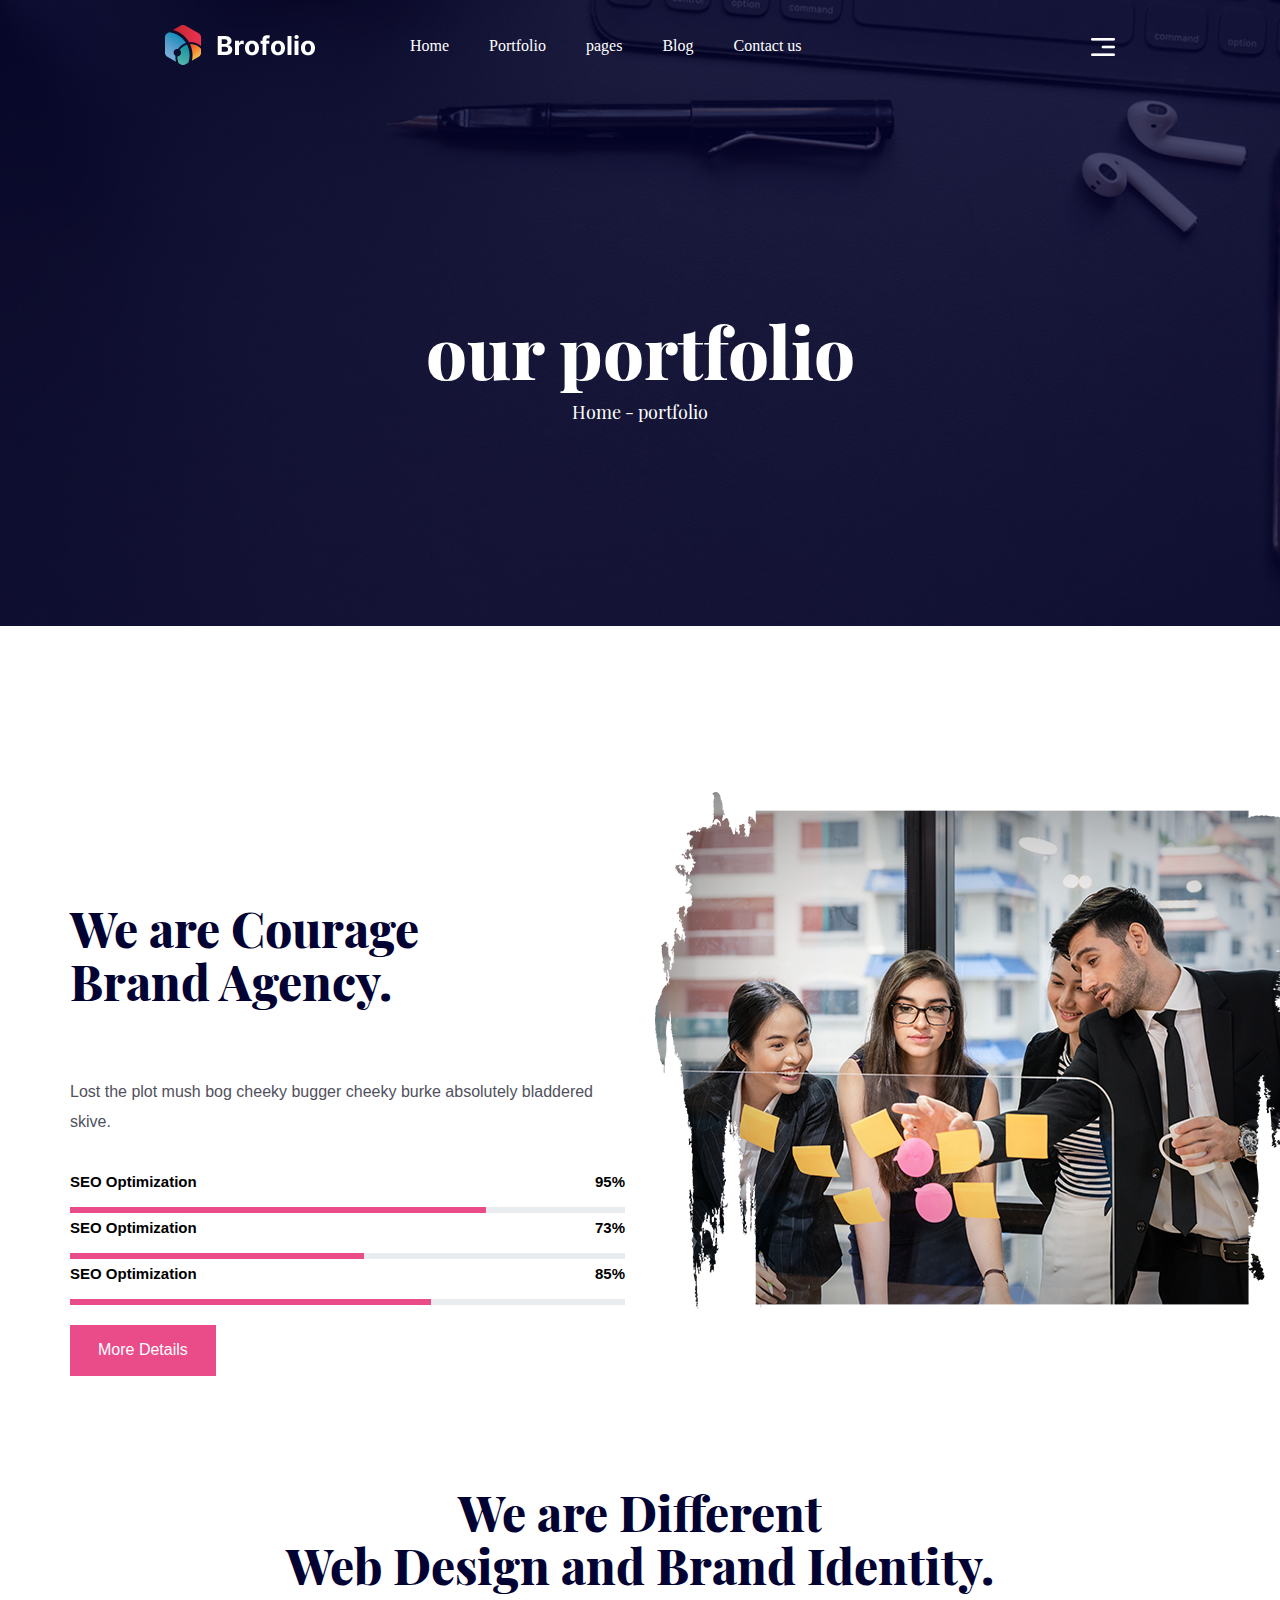
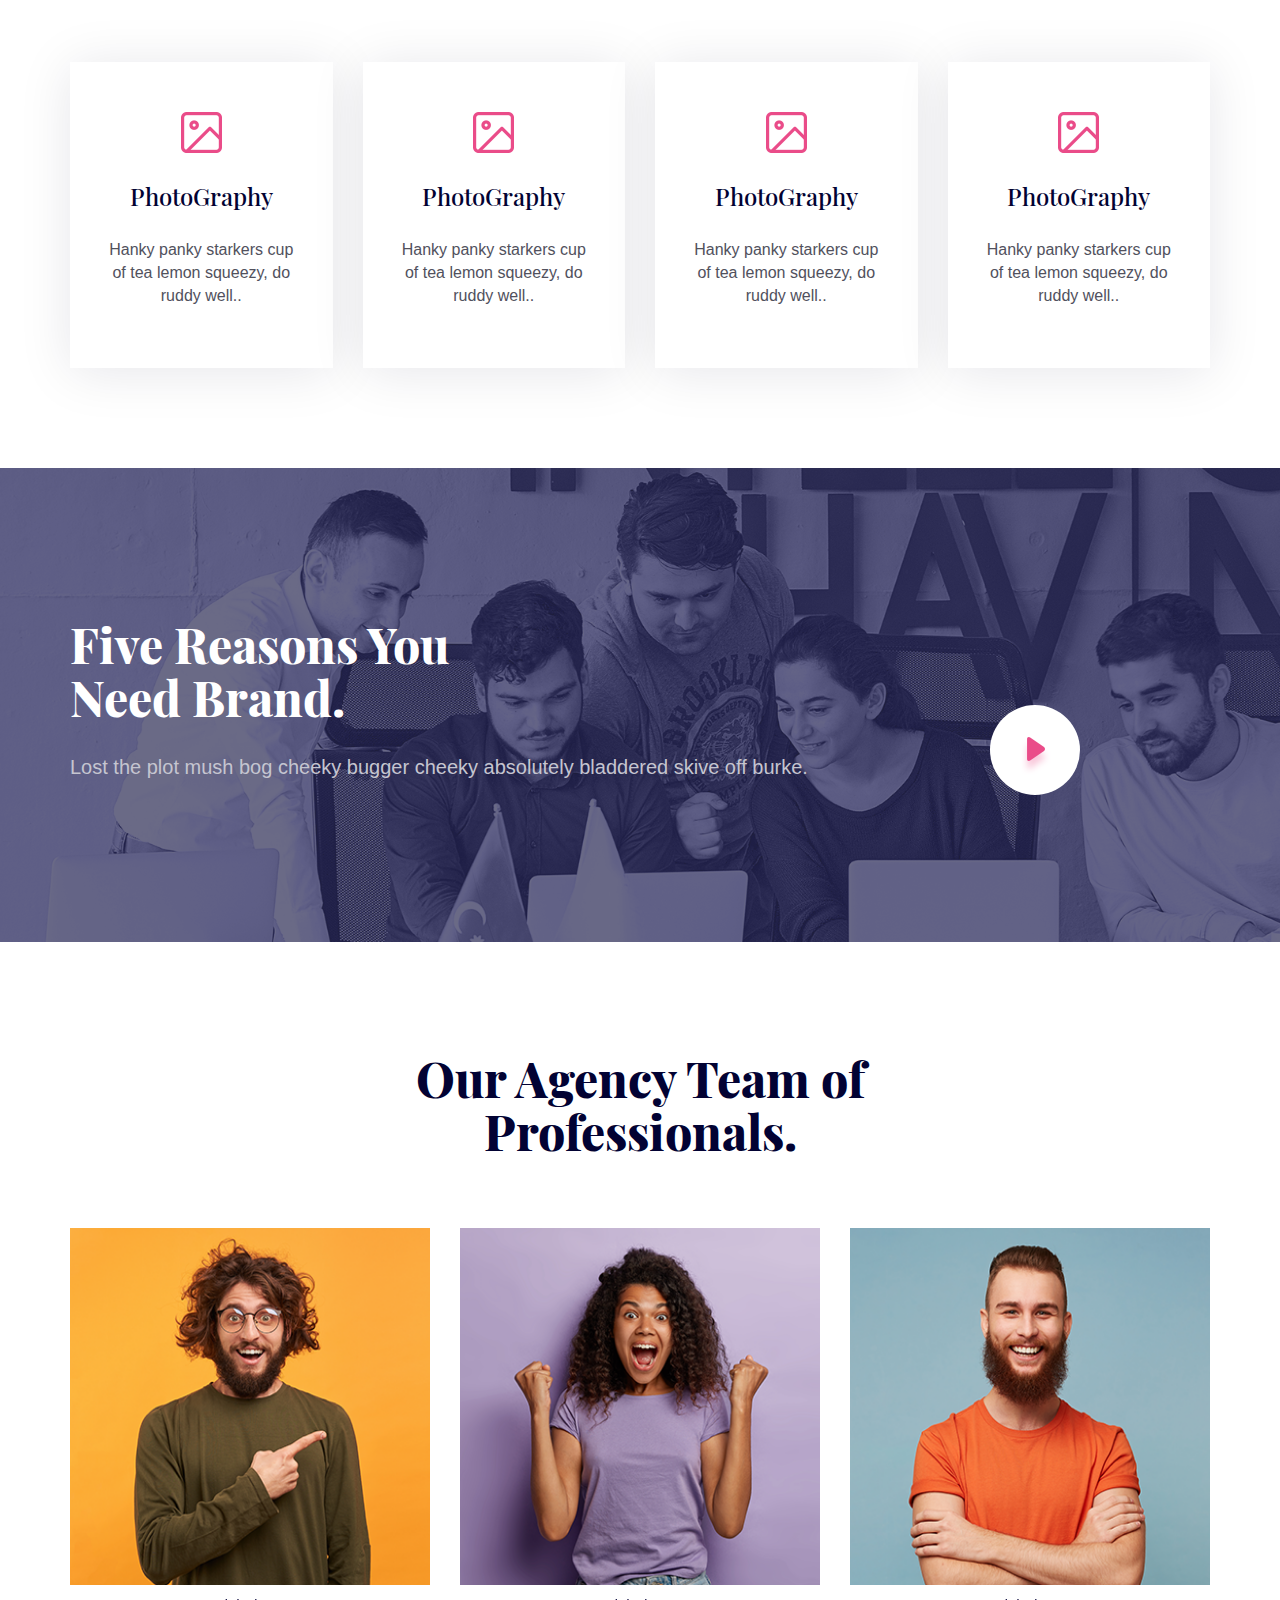
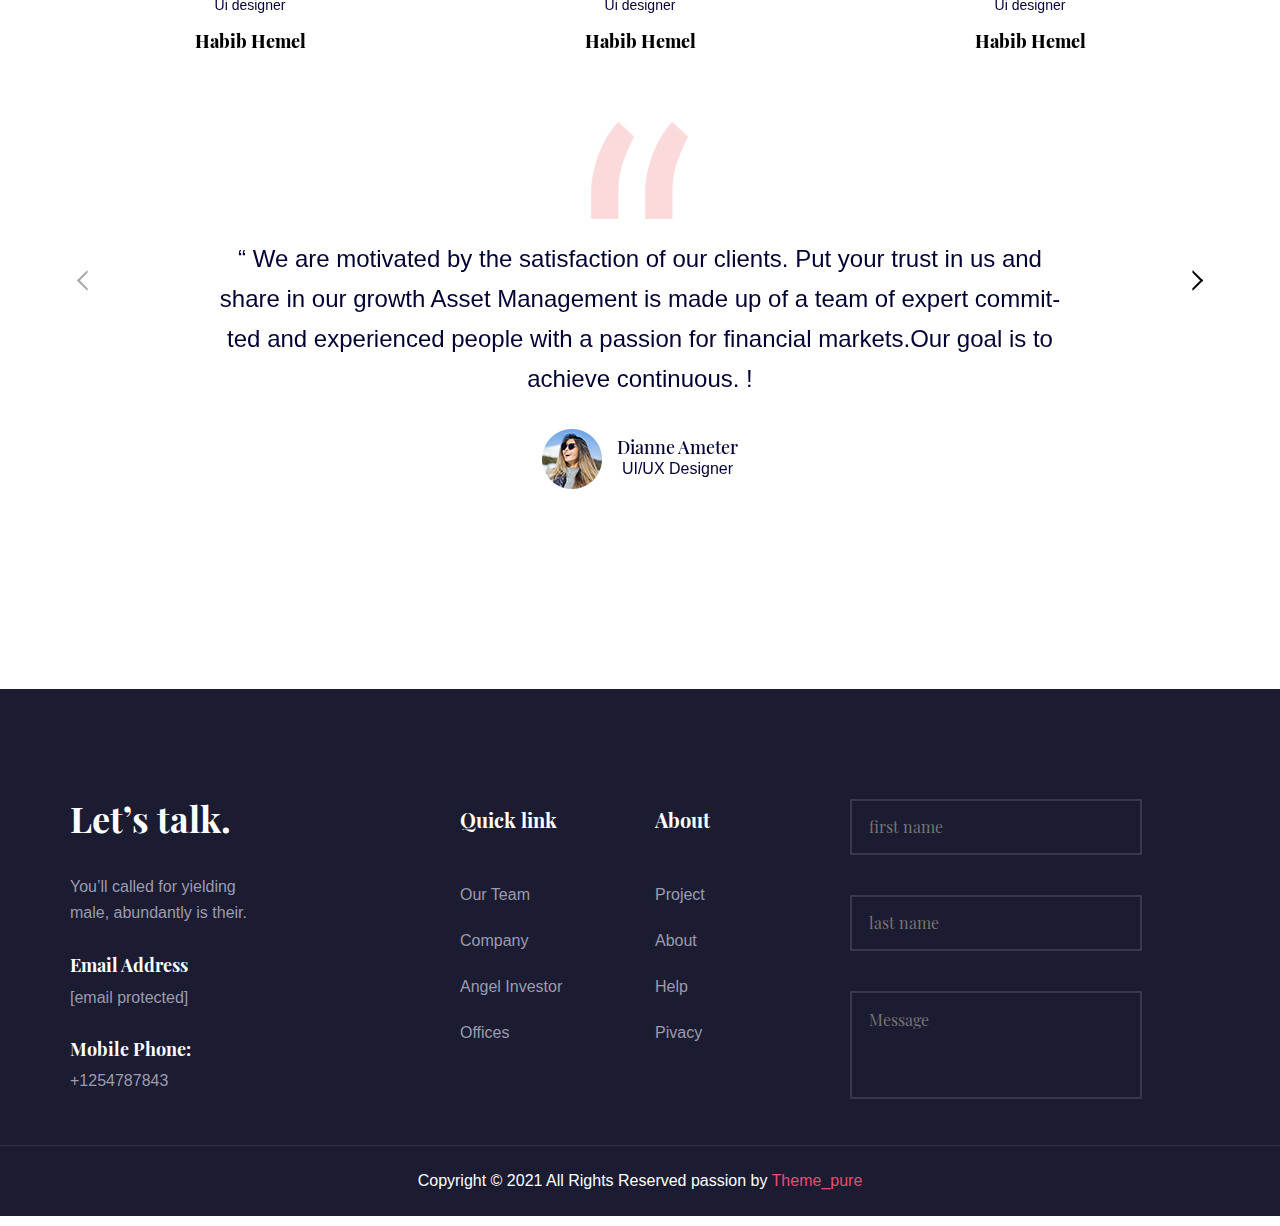
<file: about.html>
<!DOCTYPE html>
<html lang="en">
  <head>
    <meta charset="UTF-8" />
    <meta http-equiv="X-UA-Compatible" content="IE=edge" />
    <meta name="viewport" content="width=device-width, initial-scale=1.0" />
    <title>about</title>
    <!--     jquery -->
    <script src="https://cdn.bootcdn.net/ajax/libs/jquery/3.6.0/jquery.js"></script>
    <!-- 最新版本的 Bootstrap 核心 CSS 文件 -->
    <link
      rel="stylesheet"
      href="https://stackpath.bootstrapcdn.com/bootstrap/3.4.1/css/bootstrap.min.css"
      integrity="sha384-HSMxcRTRxnN+Bdg0JdbxYKrThecOKuH5zCYotlSAcp1+c8xmyTe9GYg1l9a69psu"
      crossorigin="anonymous"
    />

    <!-- 最新的 Bootstrap 核心 JavaScript 文件 -->
    <script
      src="https://stackpath.bootstrapcdn.com/bootstrap/3.4.1/js/bootstrap.min.js"
      integrity="sha384-aJ21OjlMXNL5UyIl/XNwTMqvzeRMZH2w8c5cRVpzpU8Y5bApTppSuUkhZXN0VxHd"
      crossorigin="anonymous"
    ></script>
    <!-- 阿里字体 -->
    <link
      rel="stylesheet"
      href="https://at.alicdn.com/t/font_2755798_kxajzxue2tb.css"
    />
    <!--  wow -->
    <link rel="stylesheet" href="css/animate.min.css" />
    <!-- font-awesom字体 -->
    <link
      rel="stylesheet"
      href="https://cdn.staticfile.org/font-awesome/4.7.0/css/font-awesome.css"
    />
    <!--  动画样式 -->
    <link rel="stylesheet" href="css/style.css" />
    <!-- 字体 -->
    <link rel="stylesheet" href="css/font.css" />
    <!-- swiper -->
    <link rel="stylesheet" href="css/swiper-bundle.min.css" />
    <!-- 公共css -->
    <link rel="stylesheet" href="css/header-bottom.css" />
    <link rel="stylesheet" href="css/newHeader.css" />
    <!-- brofio css -->
    <link rel="stylesheet" href="css/about.css" />
    <!-- isotope -->
    <script src="https://cdn.bootcdn.net/ajax/libs/jquery.isotope/3.0.6/isotope.pkgd.js"></script>
    <!-- 公共js -->
    <script src="./js/common.js"></script>
    <!--  about js -->
    <script src="./js/about.js"></script>
  </head>

  <body>
    <header>
      <div class="header-top">
        <div class="container-fluid">
          <div class="row">
            <h1 class="logo col-lg-3">
              <a href="#">
                <img src="images/Logo-2.png" alt="" />
              </a>
            </h1>
            <nav class="col-lg-6">
              <ul class="clearfix">
                <li>
                  <a href="#">Home <i class="iconfont icon-jiantou"></i></a>
                  <div class="header-top-slide">
                    <ul>
                      <li>
                        <a href="#">Home1</a>
                      </li>
                      <li>
                        <a href="#">Home2</a>
                      </li>
                      <li>
                        <a href="#">Home3</a>
                      </li>
                    </ul>
                  </div>
                </li>
                <li>
                  <a href="./brofio.html">Portfolio</a>
                  <div class="header-top-slide">
                    <ul>
                      <li>
                        <a href="#">Home1</a>
                      </li>
                      <li>
                        <a href="#">Home2</a>
                      </li>
                      <li>
                        <a href="#">Home3</a>
                      </li>
                    </ul>
                  </div>
                </li>
                <li>
                  <a href="#">pages <i class="iconfont icon-jiantou"></i></a>
                  <div class="header-top-slide">
                    <ul>
                      <li>
                        <a href="./about.html">About Us</a>
                      </li>
                      <li>
                        <a href="./contact.html">Contact Us</a>
                      </li>
                      <li>
                        <a href="./brofio.html">Portfolio</a>
                      </li>
                      <li>
                        <a href="./team.html">Team</a>
                      </li>
                    </ul>
                  </div>
                </li>
                <li>
                  <a href="#">Blog</a>
                  <div class="header-top-slide">
                    <ul>
                      <li>
                        <a href="#">Home1</a>
                      </li>
                      <li>
                        <a href="#">Home2</a>
                      </li>
                      <li>
                        <a href="#">Home3</a>
                      </li>
                    </ul>
                  </div>
                </li>
                <li>
                  <a href="#">Contact us</a>
                </li>
              </ul>
            </nav>
            <div class="menu col-lg-3 clearfix">
              <a href="#">
                <img src="./images/bar-2.png" alt="" />
              </a>
            </div>
          </div>
        </div>
      </div>
      <!--  侧边栏 -->
      <div class="slidebar">
        <div class="bg"></div>
        <div class="bar">
          <a href="#" class="close"> <i class="iconfont icon-guanbi"></i></a>
          <a href="#" class="logo">
            <img src="./images/Logo.png" alt="" />
          </a>
          <h2>Contact Info</h2>
          <ul class="information">
            <li>
              <a href="#"
                ><i class="fa fa-envelope-o" aria-hidden="true"></i
                ><a href="#">12/A, Mirnada City Tower, NYC</a></a
              >
            </li>
            <li>
              <a href="#"
                ><i class="fa fa-envelope-o" aria-hidden="true"></i
                ><a href="#">Mon - Fri: 9.00am - 11.00pm</a></a
              >
            </li>
            <li>
              <a href="#"
                ><i class="fa fa-envelope-o" aria-hidden="true"></i
                ><a href="#"> +876 864 764 764</a></a
              >
            </li>
            <li>
              <a href="#"
                ><i class="fa fa-envelope-o" aria-hidden="true"></i
                ><a href="#"> [email protected]</a></a
              >
            </li>
          </ul>
          <a href="#" class="contact"> Contact Us </a>
          <ul class="sidebar">
            <li>
              <a href="#">
                <i class="fa fa-facebook" aria-hidden="true"></i>
              </a>
            </li>
            <li>
              <a href="#">
                <i class="fa fa-facebook" aria-hidden="true"></i>
              </a>
            </li>
            <li>
              <a href="#">
                <i class="fa fa-facebook" aria-hidden="true"></i>
              </a>
            </li>
            <li>
              <a href="#">
                <i class="fa fa-facebook" aria-hidden="true"></i>
              </a>
            </li>
            <li>
              <a href="#">
                <i class="fa fa-facebook" aria-hidden="true"></i>
              </a>
            </li>
          </ul>
        </div>
      </div>
      <div class="baaner">
        <div class="container">
          <h2>our portfolio</h2>
          <div class="a-list">
            <a href="#">Home - </a>
            <a href="#">portfolio</a>
          </div>
        </div>
      </div>
    </header>
    <section>
      <!-- courages部分 -->
      <div class="courages">
        <div class="container">
          <div class="row">
            <div class="col-lg-6 courages-left">
              <h2>
                We are Courage <br />
                Brand Agency.
              </h2>
              <p>
                Lost the plot mush bog cheeky bugger cheeky burke absolutely
                bladdered skive.
              </p>
              <div class="chat">
                <div class="one">
                  <div class="seo clearfix">
                    <p>SEO Optimization</p>
                    <p>95%</p>
                  </div>
                  <div class="seo-con">
                    <div class="seo-con-line"></div>
                  </div>
                </div>
                <div class="two">
                  <div class="seo clearfix">
                    <p>SEO Optimization</p>
                    <p>73%</p>
                  </div>
                  <div class="seo-con">
                    <div class="seo-con-line"></div>
                  </div>
                </div>
                <div class="three">
                  <div class="seo clearfix">
                    <p>SEO Optimization</p>
                    <p>85%</p>
                  </div>
                  <div class="seo-con">
                    <div class="seo-con-line"></div>
                  </div>
                </div>
              </div>
              <div class="contact">More Details</div>
            </div>
            <div class="col-lg-6 courages-right">
              <img src="./images/features1.png" alt="" />
            </div>
          </div>
        </div>
      </div>
      <!--  we部分 -->
      <div class="we">
        <div class="container">
          <h2>
            We are Different<br />
            Web Design and Brand Identity.
          </h2>
          <div class="photo">
            <div class="row">
              <div class="col-lg-3 wow fadeIn" data-wow-delay=".1s">
                <div class="photo-item">
                  <img src="./images/icon1.png" alt="" />
                  <h3>PhotoGraphy</h3>
                  <p>
                    Hanky panky starkers cup <br />
                    of tea lemon squeezy, do <br />
                    ruddy well..
                  </p>
                  <div class="shade">
                    <h3>Our Best<br />Featured Work.</h3>
                    <a href="#">View all service</a>
                  </div>
                </div>
              </div>
              <div class="col-lg-3 wow fadeIn" data-wow-delay=".3s">
                <div class="photo-item">
                  <img src="./images/icon1.png" alt="" />
                  <h3>PhotoGraphy</h3>
                  <p>
                    Hanky panky starkers cup <br />
                    of tea lemon squeezy, do <br />
                    ruddy well..
                  </p>
                  <div class="shade">
                    <h3>Our Best<br />Featured Work.</h3>
                    <a href="#">View all service</a>
                  </div>
                </div>
              </div>
              <div class="col-lg-3 wow fadeIn" data-wow-delay=".5s">
                <div class="photo-item">
                  <img src="./images/icon1.png" alt="" />
                  <h3>PhotoGraphy</h3>
                  <p>
                    Hanky panky starkers cup <br />
                    of tea lemon squeezy, do <br />
                    ruddy well..
                  </p>
                  <div class="shade">
                    <h3>Our Best<br />Featured Work.</h3>
                    <a href="#">View all service</a>
                  </div>
                </div>
              </div>
              <div class="col-lg-3 wow fadeIn" data-wow-delay=".7s">
                <div class="photo-item">
                  <img src="./images/icon1.png" alt="" />
                  <h3>PhotoGraphy</h3>
                  <p>
                    Hanky panky starkers cup <br />
                    of tea lemon squeezy, do <br />
                    ruddy well..
                  </p>
                  <div class="shade">
                    <h3>Our Best<br />Featured Work.</h3>
                    <a href="#">View all service</a>
                  </div>
                </div>
              </div>
            </div>
          </div>
        </div>
      </div>
      <!--  five -->
      <div class="five">
        <div class="container">
          <div class="row">
            <div class="col-lg-12">
              <h2 class="wow fadeInUpBig">
                Five Reasons You<br />
                Need Brand.
              </h2>
              <p class="wowo fadeIn" data-wow-delay=".3s">
                Lost the plot mush bog cheeky bugger cheeky absolutely bladdered
                skive off burke.
              </p>

              <a href="#" class="palyer">
                <img src="./images/play.png" alt="" />
              </a>
            </div>
          </div>
        </div>
      </div>
      <!-- team部分 -->
      <div class="team">
        <div class="container">
          <h2>
            Our Agency Team of<br />
            Professionals.
          </h2>
          <div class="swiper-container swiper-container1">
            <div class="swiper-wrapper">
              <div class="swiper-slide">
                <div class="team-img">
                  <img src="./images/team1.png" alt="" />
                  <div class="team-mask clearfix">
                    <ul>
                      <li><i class="fa fa-facebook" aria-hidden="true"></i></li>
                      <li><i class="fa fa-facebook" aria-hidden="true"></i></li>
                      <li><i class="fa fa-facebook" aria-hidden="true"></i></li>
                    </ul>
                  </div>
                </div>
                <div class="team-info">
                  <span>Ui designer</span>
                  <h3><a href="#">Habib Hemel</a></h3>
                </div>
              </div>
              <div class="swiper-slide">
                <div class="team-img">
                  <img src="./images/team2.png" alt="" />
                  <div class="team-mask clearfix">
                    <ul>
                      <li><i class="fa fa-facebook" aria-hidden="true"></i></li>
                      <li><i class="fa fa-facebook" aria-hidden="true"></i></li>
                      <li><i class="fa fa-facebook" aria-hidden="true"></i></li>
                    </ul>
                  </div>
                </div>
                <div class="team-info">
                  <span>Ui designer</span>
                  <h3><a href="#">Habib Hemel</a></h3>
                </div>
              </div>
              <div class="swiper-slide">
                <div class="team-img">
                  <img src="./images/team3.png" alt="" />
                  <div class="team-mask clearfix">
                    <ul>
                      <li><i class="fa fa-facebook" aria-hidden="true"></i></li>
                      <li><i class="fa fa-facebook" aria-hidden="true"></i></li>
                      <li><i class="fa fa-facebook" aria-hidden="true"></i></li>
                    </ul>
                  </div>
                </div>
                <div class="team-info">
                  <span>Ui designer</span>
                  <h3><a href="#">Habib Hemel</a></h3>
                </div>
              </div>
              <div class="swiper-slide">
                <div class="team-img">
                  <img src="./images/team1.png" alt="" />
                  <div class="team-mask clearfix">
                    <ul>
                      <li><i class="fa fa-facebook" aria-hidden="true"></i></li>
                      <li><i class="fa fa-facebook" aria-hidden="true"></i></li>
                      <li><i class="fa fa-facebook" aria-hidden="true"></i></li>
                    </ul>
                  </div>
                </div>
                <div class="team-info">
                  <span>Ui designer</span>
                  <h3><a href="#">Habib Hemel</a></h3>
                </div>
              </div>
            </div>
          </div>
          <div class="swiper-container swiper-container2">
            <div class="swiper-wrapper">
              <div class="swiper-slide">
                <div class="to">
                  <img src="./images/quote.png" alt="" />
                </div>
                <p>
                  “ We are motivated by the satisfaction of our clients. Put
                  your trust in us and <br />
                  share in our growth Asset Management is made up of a team of
                  expert commit- <br />ted and experienced people with a passion
                  for financial markets.Our goal is to <br />
                  achieve continuous. !
                </p>
                <div class="dianner">
                  <div class="dia-img">
                    <img src="./images/test1.png" alt="" />
                  </div>
                  <div class="dianner-right">
                    <h4>Dianne Ameter</h4>
                    <span>UI/UX Designer</span>
                  </div>
                </div>
              </div>
              <div class="swiper-slide">
                <div class="to">
                  <img src="./images/quote.png" alt="" />
                </div>
                <p>
                  “ We are motivated by the satisfaction of our clients. Put
                  your trust in us and <br />
                  share in our growth Asset Management is made up of a team of
                  expert commit- <br />ted and experienced people with a passion
                  for financial markets.Our goal is to <br />
                  achieve continuous. !
                </p>
                <div class="dianner">
                  <div class="dia-img">
                    <img src="./images/test1.png" alt="" />
                  </div>
                  <div class="dianner-right">
                    <h4>Dianne Ameter</h4>
                    <span>UI/UX Designer</span>
                  </div>
                </div>
              </div>
            </div>
            <div class="swiper-button-prev pre"></div>
            <div class="swiper-button-next nex"></div>
          </div>
        </div>
      </div>
    </section>
    <footer>
      <!-- footertop部分 -->
      <div class="footer-top">
        <div class="container">
          <div class="row">
            <div class="col-lg-4">
              <div class="lets">
                <h3>Let’s talk.</h3>
                <p>
                  You’ll called for yielding<br />
                  male, abundantly is their.
                </p>
                <div class="email-adress">
                  <h4>Email Address</h4>
                  <a href="#">[email protected]</a>
                </div>
                <div class="moble-phone">
                  <h4>Mobile Phone:</h4>
                  <a href="#">+1254787843</a>
                </div>
              </div>
            </div>
            <div class="col-lg-2">
              <div class="quick">
                <h4>Quick link</h4>
                <ul>
                  <li>
                    <a href="#">Our Team</a>
                  </li>
                  <li>
                    <a href="#">Company</a>
                  </li>
                  <li>
                    <a href="#">Angel Investor</a>
                  </li>
                  <li>
                    <a href="#">Offices</a>
                  </li>
                </ul>
              </div>
            </div>
            <div class="col-lg-2">
              <div class="quick">
                <h4>About</h4>
                <ul>
                  <li>
                    <a href="#">Project</a>
                  </li>
                  <li>
                    <a href="#">About</a>
                  </li>
                  <li>
                    <a href="#">Help</a>
                  </li>
                  <li>
                    <a href="#">Pivacy</a>
                  </li>
                </ul>
              </div>
            </div>
            <div class="col-lg-4">
              <div class="input-infor">
                <input type="text" placeholder="first name" />
                <input type="text" placeholder="last name" />
                <textarea placeholder="Message"></textarea>
              </div>
            </div>
          </div>
        </div>
      </div>
      <!-- footer-bottom部分 -->
      <div class="footer-bottom">
        <p>
          Copyright © 2021 All Rights Reserved passion by
          <span>Theme_pure</span>
        </p>
      </div>
    </footer>
    <script src="http://cdn.dowebok.com/131/js/wow.min.js"></script>
    <!-- 添加删除类函数 -->
    <script src="./js/comon.js"></script>
    <!-- swiper -->
    <script src="./js/swiper-bundle.min.js"></script>
    <script>
      //swiper
      var Swiper1 = new Swiper(".swiper-container1", {
        direction: "horizontal", // 垂直切换选项
        loop: false, // 循环模式选项
        slidesPerView: 3,
        spaceBetween: 30,
        navigation: {
          nextEl: ".swiper-button-next",
          prevEl: ".swiper-button-prev",
        },
      });
      var Swiper2 = new Swiper(".swiper-container2", {
        controller: {
          control: Swiper1,
        },
        slidesPerView: 1,
        direction: "horizontal", // 垂直切换选项
        loop: false, // 循环模式选项
        // 如果需要前进后退按钮
        navigation: {
          nextEl: ".swiper-button-next",
          prevEl: ".swiper-button-prev",
        },
      });
      Swiper2.controller.control = Swiper1; //Swiper2控制Swiper1，需要在Swiper1初始化后
    </script>

    <script>
      //wow
      if (!/msie [6|7|8|9]/i.test(navigator.userAgent)) {
        new WOW().init();
      }
    </script>
  </body>
</html>
</file>
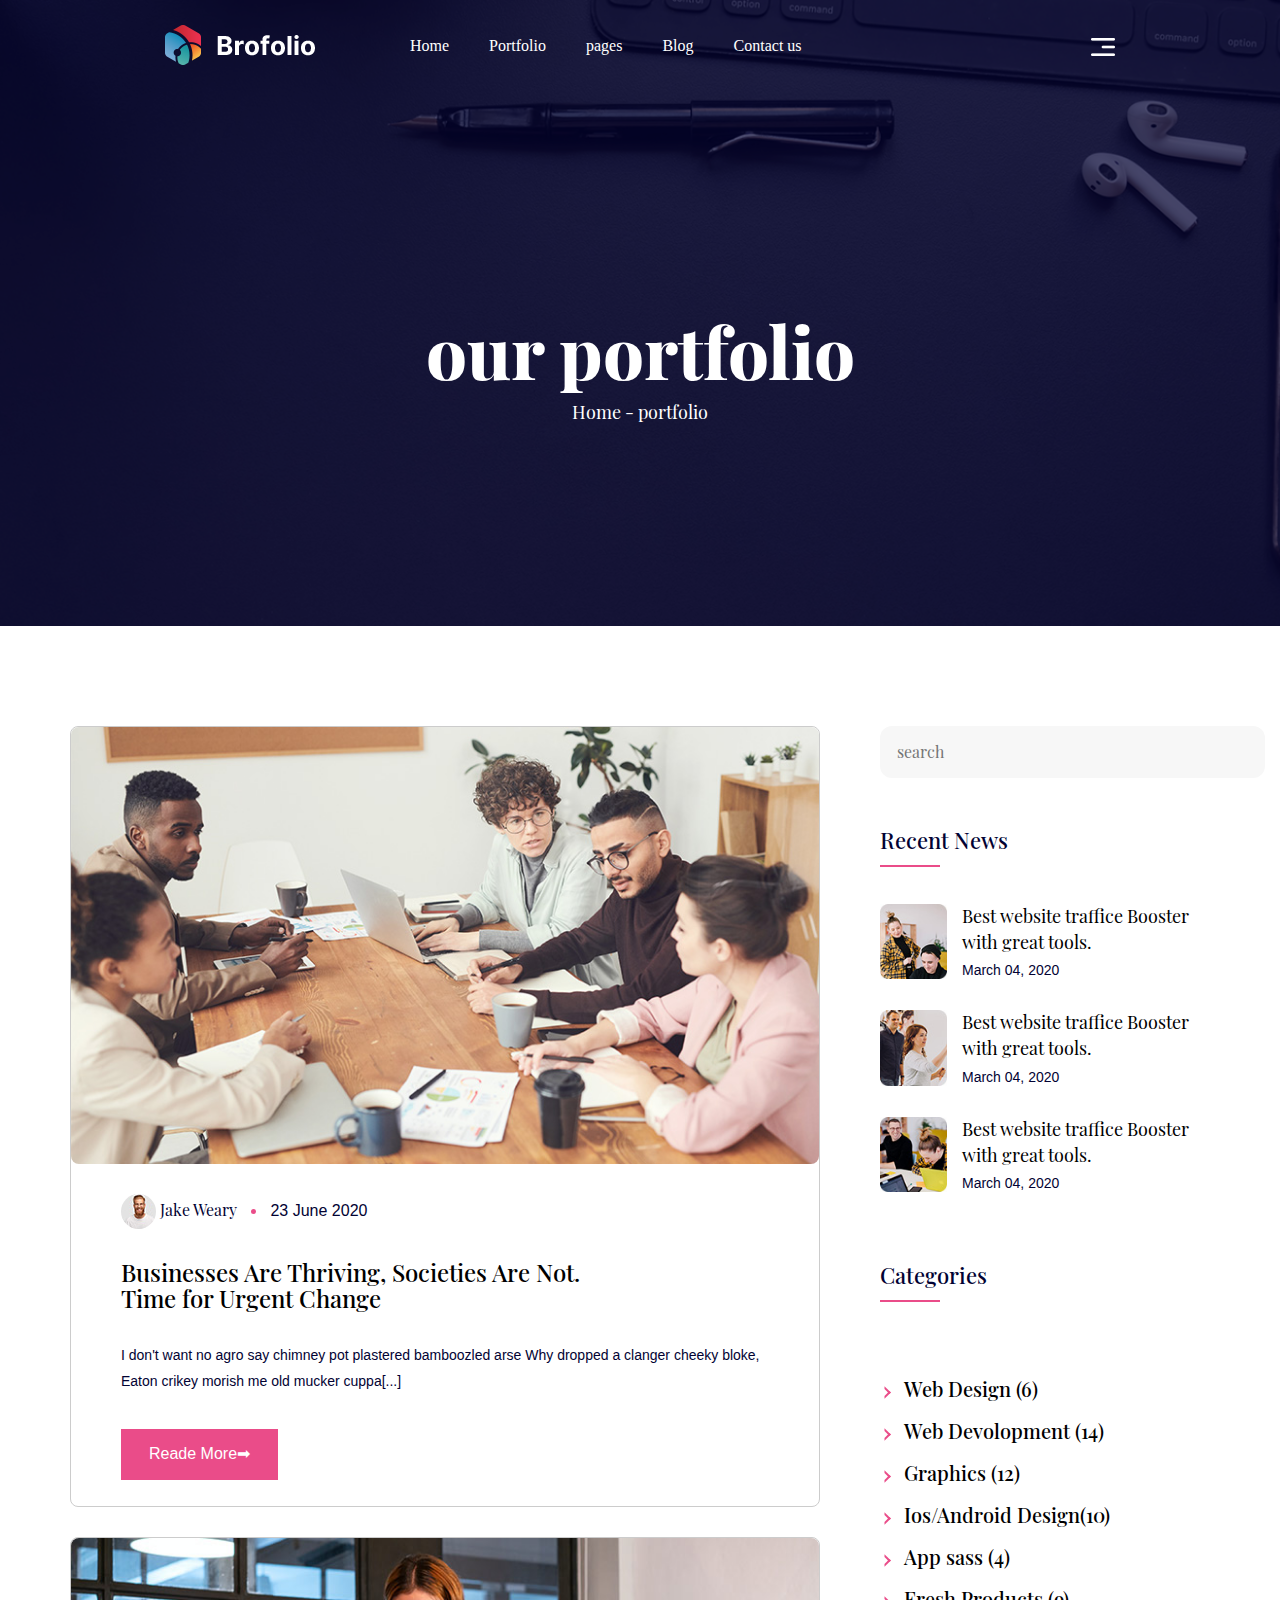
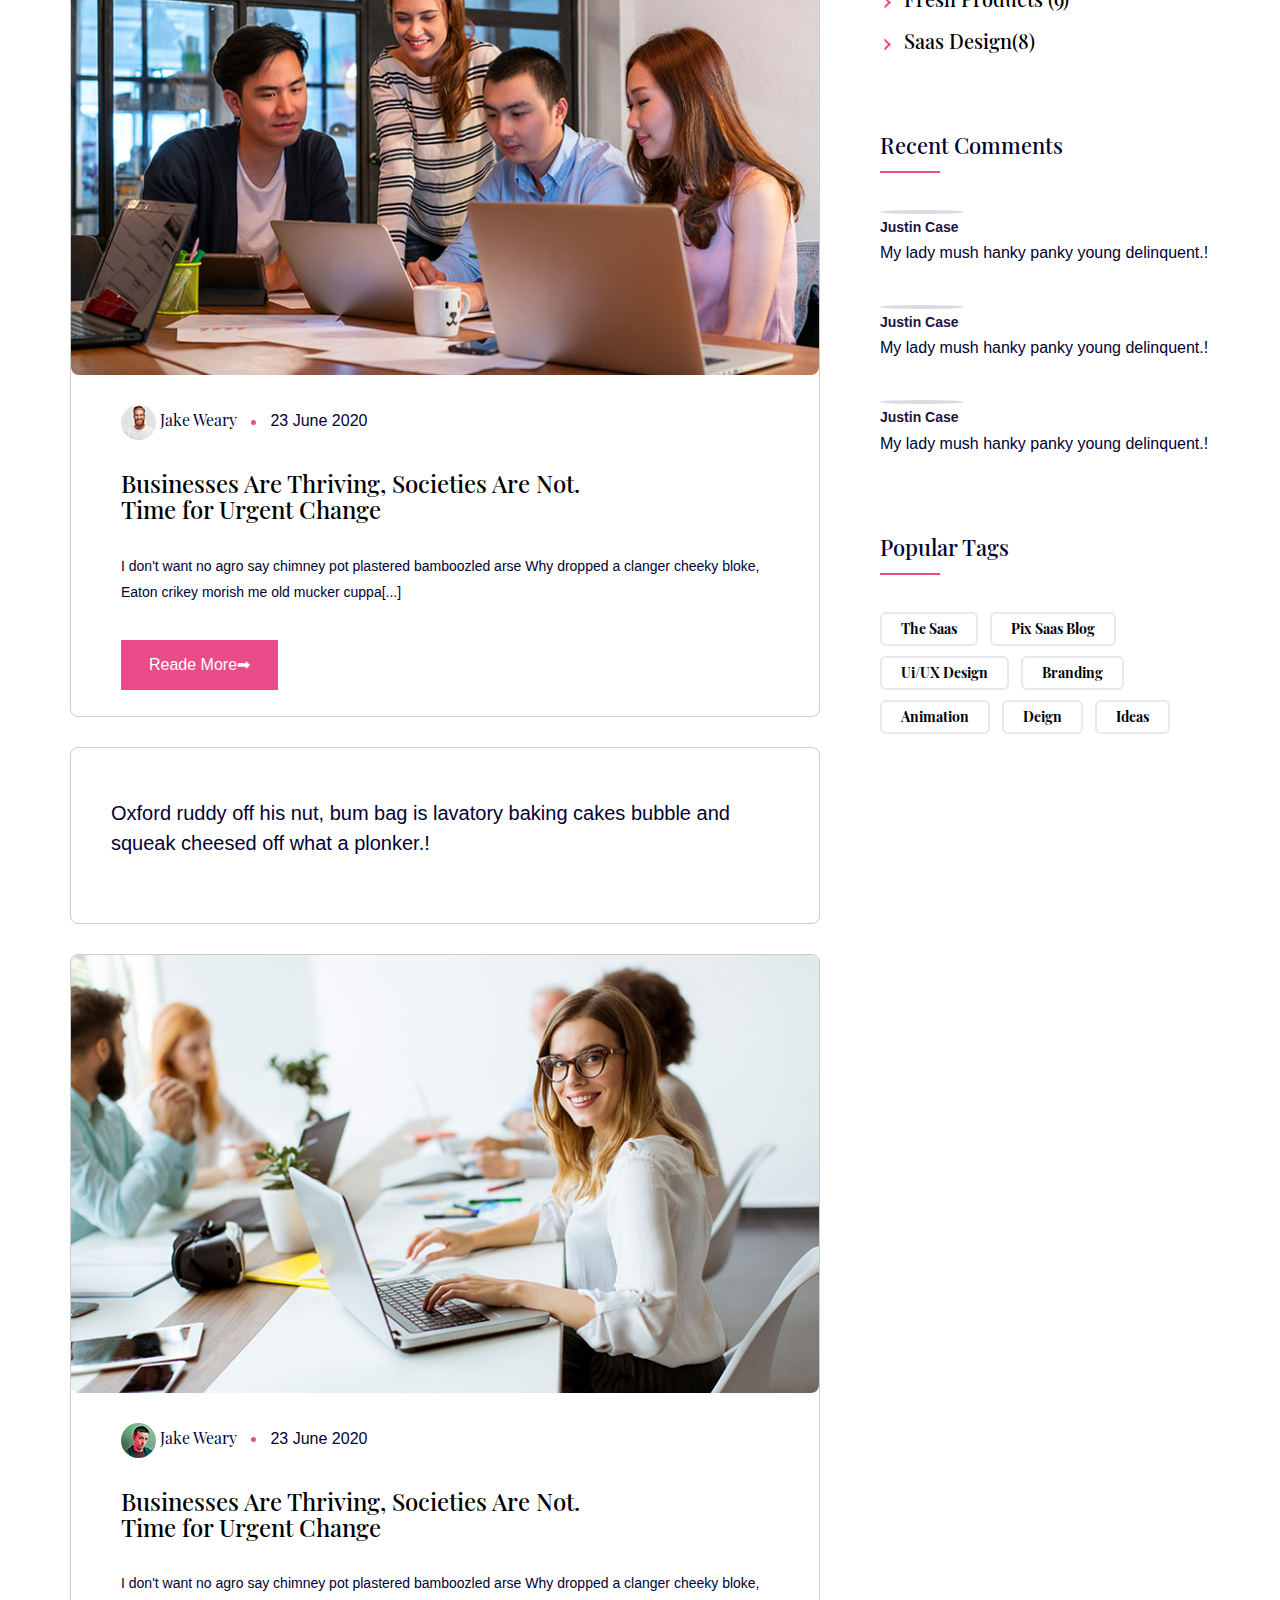
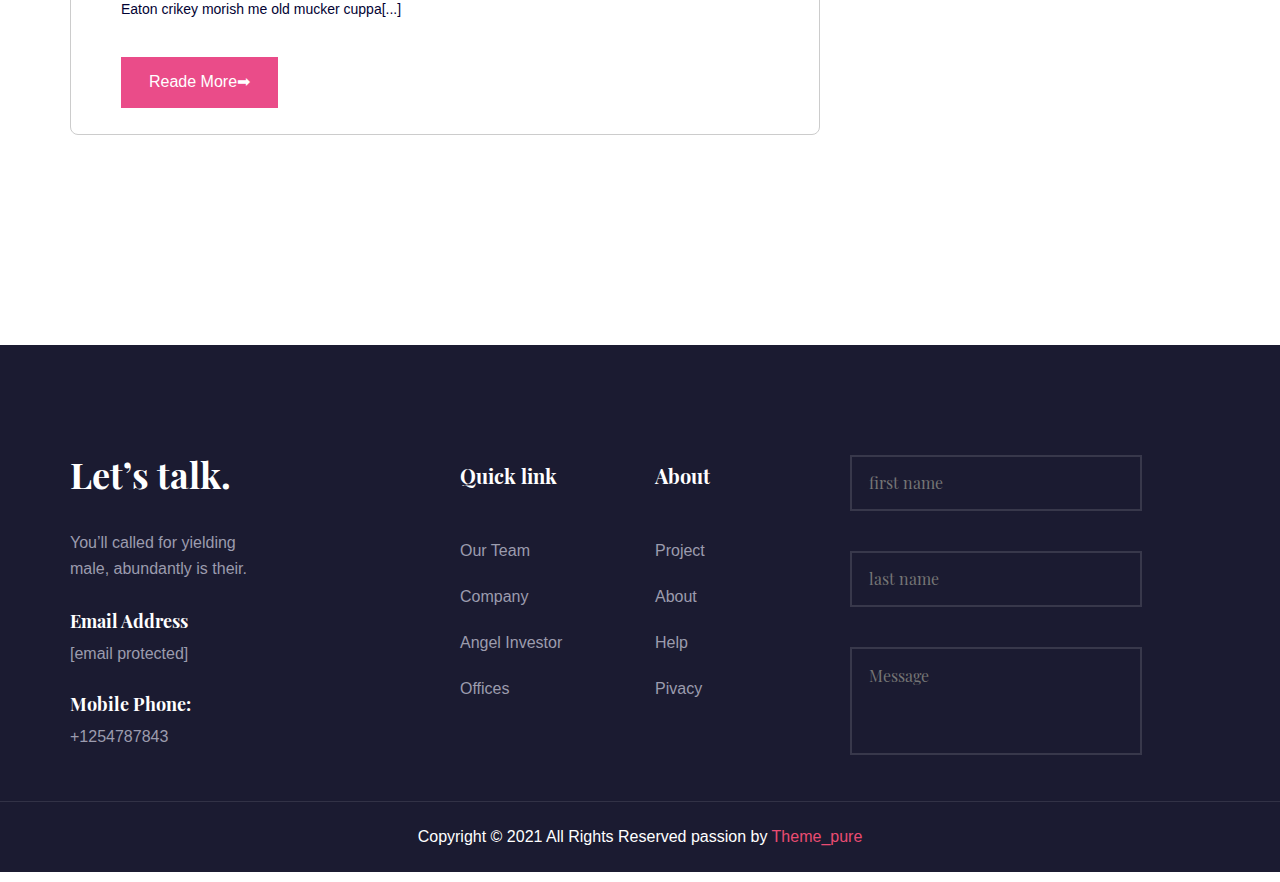
<file: blog.html>
<!DOCTYPE html>
<html lang="en">

<head>
    <meta charset="UTF-8">
    <meta http-equiv="X-UA-Compatible" content="IE=edge">
    <meta name="viewport" content="width=device-width, initial-scale=1.0">
    <title>blog</title>
    <script src="https://cdn.bootcdn.net/ajax/libs/jquery/3.6.0/jquery.js"></script>
    <!-- 最新版本的 Bootstrap 核心 CSS 文件 -->
    <link rel="stylesheet" href="https://stackpath.bootstrapcdn.com/bootstrap/3.4.1/css/bootstrap.min.css" integrity="sha384-HSMxcRTRxnN+Bdg0JdbxYKrThecOKuH5zCYotlSAcp1+c8xmyTe9GYg1l9a69psu" crossorigin="anonymous">

    <!-- 最新的 Bootstrap 核心 JavaScript 文件 -->
    <script src="https://stackpath.bootstrapcdn.com/bootstrap/3.4.1/js/bootstrap.min.js" integrity="sha384-aJ21OjlMXNL5UyIl/XNwTMqvzeRMZH2w8c5cRVpzpU8Y5bApTppSuUkhZXN0VxHd" crossorigin="anonymous"></script>
    <!-- 阿里字体 -->
    <link rel="stylesheet" href="https://at.alicdn.com/t/font_2755798_kxajzxue2tb.css">
    <!--  wow -->
    <link rel="stylesheet" href="css/animate.min.css">
    <!-- font-awesom字体 -->
    <link rel="stylesheet" href="https://cdn.staticfile.org/font-awesome/4.7.0/css/font-awesome.css">
    <!--  动画样式 -->
    <link rel="stylesheet" href="css/style.css">
    <!-- 字体 -->
    <link rel="stylesheet" href="css/font.css">
    <!-- swiper -->
    <link rel="stylesheet" href="css/swiper-bundle.min.css">
    <!-- 公共css -->
    <link rel="stylesheet" href="css/header-bottom.css">
    <link rel="stylesheet" href="css/newHeader.css">
    <!-- brofio css -->
    <link rel="stylesheet" href="css/blog.css">
    <!-- isotope -->
    <script src="https://cdn.bootcdn.net/ajax/libs/jquery.isotope/3.0.6/isotope.pkgd.js"></script>
    <!-- 首页js -->
    <script src="./js/common.js"></script>
</head>

<body>
    <header>
        <div class="header-top">
            <div class="container-fluid">
                <div class="row">
                    <h1 class="logo col-lg-3">
                        <a href="#">
                            <img src="images/Logo-2.png" alt="">
                        </a>
                    </h1>
                    <nav class="col-lg-6">
                        <ul class="clearfix">
                            <li>
                                <a href="#">Home <i class="iconfont icon-jiantou"></i></a>
                                <div class="header-top-slide">
                                    <ul>
                                        <li>
                                            <a href="#">Home1</a>
                                        </li>
                                        <li>
                                            <a href="#">Home2</a>
                                        </li>
                                        <li>
                                            <a href="#">Home3</a>
                                        </li>
                                    </ul>
                                </div>
                            </li>
                            <li>
                                <a href="#">Portfolio</a>
                                <div class="header-top-slide">
                                    <ul>
                                        <li>
                                            <a href="#">Home1</a>
                                        </li>
                                        <li>
                                            <a href="#">Home2</a>
                                        </li>
                                        <li>
                                            <a href="#">Home3</a>
                                        </li>
                                    </ul>
                                </div>
                            </li>
                            <li>
                                <a href="#">pages <i class="iconfont icon-jiantou"></i></a>
                                <div class="header-top-slide">
                                    <ul>
                                        <li>
                                            <a href="#">Home1</a>
                                        </li>
                                        <li>
                                            <a href="#">Home2</a>
                                        </li>
                                        <li>
                                            <a href="#">Home3</a>
                                        </li>
                                    </ul>
                                </div>
                            </li>
                            <li>
                                <a href="#">Blog</a>
                                <div class="header-top-slide">
                                    <ul>
                                        <li>
                                            <a href="#">Home1</a>
                                        </li>
                                        <li>
                                            <a href="#">Home2</a>
                                        </li>
                                        <li>
                                            <a href="#">Home3</a>
                                        </li>
                                    </ul>
                                </div>
                            </li>
                            <li>
                                <a href="#">Contact us</a>
                            </li>
                        </ul>
                    </nav>
                    <div class="menu col-lg-3 clearfix">
                        <a href="#">
                            <img src="./images/bar-2.png" alt="">
                        </a>
                    </div>

                </div>

            </div>
        </div>
        <!--  侧边栏 -->
        <div class="slidebar">
            <div class="bg">

            </div>
            <div class="bar">
                <a href="#" class="close"> <i class="iconfont icon-guanbi"></i></a>
                <a href="#" class="logo">
                    <img src="./images/Logo.png" alt="">
                </a>
                <h2>Contact Info</h2>
                <ul class="information">
                    <li>
                        <a href="#"><i class="fa fa-envelope-o" aria-hidden="true"></i><a href="#">12/A, Mirnada City Tower, NYC</a></a>
                    </li>
                    <li>
                        <a href="#"><i class="fa fa-envelope-o" aria-hidden="true"></i><a href="#">Mon - Fri: 9.00am - 11.00pm</a></a>
                    </li>
                    <li>
                        <a href="#"><i class="fa fa-envelope-o" aria-hidden="true"></i><a href="#">   +876 864 764 764</a></a>
                    </li>
                    <li>
                        <a href="#"><i class="fa fa-envelope-o" aria-hidden="true"></i><a href="#">   [email protected]</a></a>
                    </li>
                </ul>
                <a href="#" class="contact">
                    Contact Us
                </a>
                <ul class="sidebar">
                    <li>
                        <a href="#">
                            <i class="fa fa-facebook" aria-hidden="true"></i>
                        </a>
                    </li>
                    <li>
                        <a href="#">
                            <i class="fa fa-facebook" aria-hidden="true"></i>
                        </a>
                    </li>
                    <li>
                        <a href="#">
                            <i class="fa fa-facebook" aria-hidden="true"></i>
                        </a>
                    </li>
                    <li>
                        <a href="#">
                            <i class="fa fa-facebook" aria-hidden="true"></i>
                        </a>
                    </li>
                    <li>
                        <a href="#">
                            <i class="fa fa-facebook" aria-hidden="true"></i>
                        </a>
                    </li>
                </ul>
            </div>
        </div>
        <div class="baaner">
            <div class="container">
                <h2>our portfolio</h2>
                <div class="a-list">
                    <a href="#">Home - </a>
                    <a href="#">portfolio</a>
                </div>
            </div>
        </div>
    </header>
    <section>
        <div class="container">
            <div class="row">
                <div class="col-lg-8">
                    <div class="section-left">
                        <div class="blog-item wow fadeInUp">
                            <div class="blog-item-top">
                                <a href="#">
                                    <img src="./images/blog-2.jpg" alt="">
                                </a>
                            </div>
                            <div class="blog-item-bottom">
                                <div class="author clearfix">
                                    <a href="#">
                                        <img src="./images/user-1.jpg" alt="">
                                        <span>Jake Weary</span>
                                    </a>
                                    <span class="auto-data">
                                        23 June 2020
                                    </span>
                                </div>
                                <h3>
                                    <a href="#">Businesses Are Thriving, Societies Are Not.<br> Time for
                                        Urgent Change</a>
                                </h3>
                                <p>I don't want no agro say chimney pot plastered bamboozled arse Why dropped a clanger cheeky bloke, Eaton crikey morish me old mucker cuppa[...]</p>
                                <a href="#" class="contact">Reade More➡</a>
                            </div>
                        </div>
                        <div class="blog-item">
                            <div class="blog-item-top">
                                <a href="#">
                                    <img src="./images/blog-3.jpg" alt="">
                                </a>
                            </div>
                            <div class="blog-item-bottom">
                                <div class="author clearfix">
                                    <a href="#">
                                        <img src="./images/user-1.jpg" alt="">
                                        <span>Jake Weary</span>
                                    </a>
                                    <span class="auto-data">
                                        23 June 2020
                                    </span>
                                </div>
                                <h3>
                                    <a href="#">Businesses Are Thriving, Societies Are Not.<br> Time for
                                        Urgent Change</a>
                                </h3>
                                <p>I don't want no agro say chimney pot plastered bamboozled arse Why dropped a clanger cheeky bloke, Eaton crikey morish me old mucker cuppa[...]</p>
                                <a href="#" class="contact">Reade More➡</a>
                            </div>
                        </div>
                        <div class="blog-item blog-item-p wow fadeInUp">
                            <p>Oxford ruddy off his nut, bum bag is lavatory baking cakes bubble and squeak cheesed off what a plonker.!</p>
                        </div>
                        <div class="blog-item wow fadeInUp">
                            <div class="blog-item-top">
                                <a href="#">
                                    <img src="./images/blog-5.jpg" alt="">
                                </a>
                            </div>
                            <div class="blog-item-bottom">
                                <div class="author clearfix">
                                    <a href="#">
                                        <img src="./images/user-2.jpg" alt="">
                                        <span>Jake Weary</span>
                                    </a>
                                    <span class="auto-data">
                                        23 June 2020
                                    </span>
                                </div>
                                <h3>
                                    <a href="#">Businesses Are Thriving, Societies Are Not.<br> Time for
                                        Urgent Change</a>
                                </h3>
                                <p>I don't want no agro say chimney pot plastered bamboozled arse Why dropped a clanger cheeky bloke, Eaton crikey morish me old mucker cuppa[...]</p>
                                <a href="#" class="contact">Reade More➡</a>
                            </div>
                        </div>
                    </div>
                </div>
                <div class="col-lg-4">
                    <div class="section-right">
                        <div class="blog-search wow fadeInUp">
                            <input type="text" placeholder="search">
                            <i class="fa fa-search" aria-hidden="true"></i>
                        </div>
                        <div class="recent wow fadeInUp">
                            <h4>Recent News</h4>
                            <ul>
                                <li class="clearfix">
                                    <div class="total">
                                        <img src="./images/rc-1.jpg" alt="">
                                    </div>
                                    <div class="recent-infor">
                                        <a href="#">Best website traffice Booster with great
                                            tools.</a>
                                        <span>March 04, 2020</span>
                                    </div>
                                </li>
                                <li class="clearfix">
                                    <div class="total">
                                        <img src="./images/rc-2.jpg" alt="">
                                    </div>
                                    <div class="recent-infor">
                                        <a href="#">Best website traffice Booster with great
                                            tools.</a>
                                        <span>March 04, 2020</span>
                                    </div>
                                </li>
                                <li>
                                    <div class="total">
                                        <img src="./images/rc-3.jpg" alt="">
                                    </div>
                                    <div class="recent-infor">
                                        <a href="#">Best website traffice Booster with great
                                            tools.</a>
                                        <span>March 04, 2020</span>
                                    </div>
                                </li class="clearfix">
                            </ul>
                        </div>
                        <div class="cat wow fadeInUp">
                            <h4>Categories</h4>
                            <ul>
                                <li><a href="#">Web Design (6)</a></li>
                                <li><a href="#">Web Devolopment (14)</a></li>
                                <li><a href="#">Graphics (12)</a></li>
                                <li><a href="#">Ios/Android Design(10)</a></li>
                                <li><a href="#">App sass (4)</a></li>
                                <li><a href="#">Fresh Products (9)</a></li>
                                <li><a href="#">Saas Design(8)</a></li>



                            </ul>
                        </div>
                        <div class="justin wow fadeInUp">
                            <h4>Recent Comments</h4>
                            <ul>
                                <li class="clearfix">
                                    <div class="justin-left">
                                        <i class="fa fa-comment-o" aria-hidden="true"></i>
                                    </div>
                                    <div class="justin-right">
                                        <h6>Justin Case</h6>
                                        <p>My lady mush hanky panky young delinquent.!</p>
                                    </div>
                                </li>
                                <li class="clearfix">
                                    <div class="justin-left">
                                        <i class="fa fa-comment-o" aria-hidden="true"></i>
                                    </div>
                                    <div class="justin-right">
                                        <h6>Justin Case</h6>
                                        <p>My lady mush hanky panky young delinquent.!</p>
                                    </div>
                                </li>
                                <li class="clearfix">
                                    <div class="justin-left">
                                        <i class="fa fa-comment-o" aria-hidden="true"></i>
                                    </div>
                                    <div class="justin-right">
                                        <h6>Justin Case</h6>
                                        <p>My lady mush hanky panky young delinquent.!</p>
                                    </div>
                                </li>
                            </ul>
                        </div>
                        <div class="popular wow fadeInUp">
                            <h4>Popular Tags</h4>
                            <div class="pupular-a-list">
                                <a href="#">The Saas</a>
                                <a href="#">Pix Saas Blog</a>
                                <a href="#">Ui/UX Design</a>
                                <a href="#">Branding</a>
                                <a href="#">Animation</a>
                                <a href="#">Deign</a>
                                <a href="#">Ideas</a>
                            </div>
                        </div>
                    </div>
                </div>
            </div>
        </div>
    </section>
    <footer>
        <!-- footertop部分 -->
        <div class="footer-top">
            <div class="container">
                <div class="row">
                    <div class="col-lg-4">
                        <div class="lets">
                            <h3>Let’s talk.</h3>
                            <p>You’ll called for yielding<br> male, abundantly is their.</p>
                            <div class="email-adress">
                                <h4>Email Address</h4>
                                <a href="#">[email protected]</a>
                            </div>
                            <div class="moble-phone">
                                <h4>Mobile Phone:</h4>
                                <a href="#">+1254787843</a>
                            </div>
                        </div>
                    </div>
                    <div class="col-lg-2">
                        <div class="quick">
                            <h4>Quick link</h4>
                            <ul>
                                <li>
                                    <a href="#">Our Team</a>
                                </li>
                                <li>
                                    <a href="#">Company</a>
                                </li>
                                <li>
                                    <a href="#">Angel Investor</a>
                                </li>
                                <li>
                                    <a href="#">Offices</a>
                                </li>
                            </ul>
                        </div>
                    </div>
                    <div class="col-lg-2">
                        <div class="quick">
                            <h4>About</h4>
                            <ul>
                                <li>
                                    <a href="#">Project</a>
                                </li>
                                <li>
                                    <a href="#">About</a>
                                </li>
                                <li>
                                    <a href="#">Help</a>
                                </li>
                                <li>
                                    <a href="#">Pivacy</a>
                                </li>
                            </ul>
                        </div>
                    </div>
                    <div class="col-lg-4">
                        <div class="input-infor">
                            <input type="text" placeholder="first name">
                            <input type="text" placeholder="last name">
                            <textarea placeholder="Message"></textarea>
                        </div>
                    </div>
                </div>
            </div>
        </div>
        <!-- footer-bottom部分 -->
        <div class="footer-bottom">
            <p>Copyright © 2021 All Rights Reserved passion by <span>Theme_pure</span></p>
        </div>
    </footer>
    <script src="http://cdn.dowebok.com/131/js/wow.min.js"></script>
    <!-- 添加删除类函数 -->
    <script src="./js/comon.js"></script>
    <!-- swiper -->
    <script src="./js/swiper-bundle.min.js"></script>
    <script>
        //swiper
        var mySwiper = new Swiper('.swiper-container', {
            direction: 'horizontal', // 垂直切换选项
            loop: true, // 循环模式选项
            slidesPerView: 3,
            spaceBetween: 30,
            // 如果需要分页器
            pagination: {
                el: '.swiper-pagination',
                clickable: true,

            },


        })
    </script>

    <script>
        //wow
        if (!(/msie [6|7|8|9]/i.test(navigator.userAgent))) {
            new WOW().init();
        };
    </script>
    <script>
        //isotope
        var $container = $('#container').isotope({
            // options
        });
        // filter items on button click
        $('#filters').on('click', 'button', function() {
            var filterValue = $(this).attr('data-filter');
            $container.isotope({
                filter: filterValue
            });
        });
    </script>
</body>

</html>
</file>
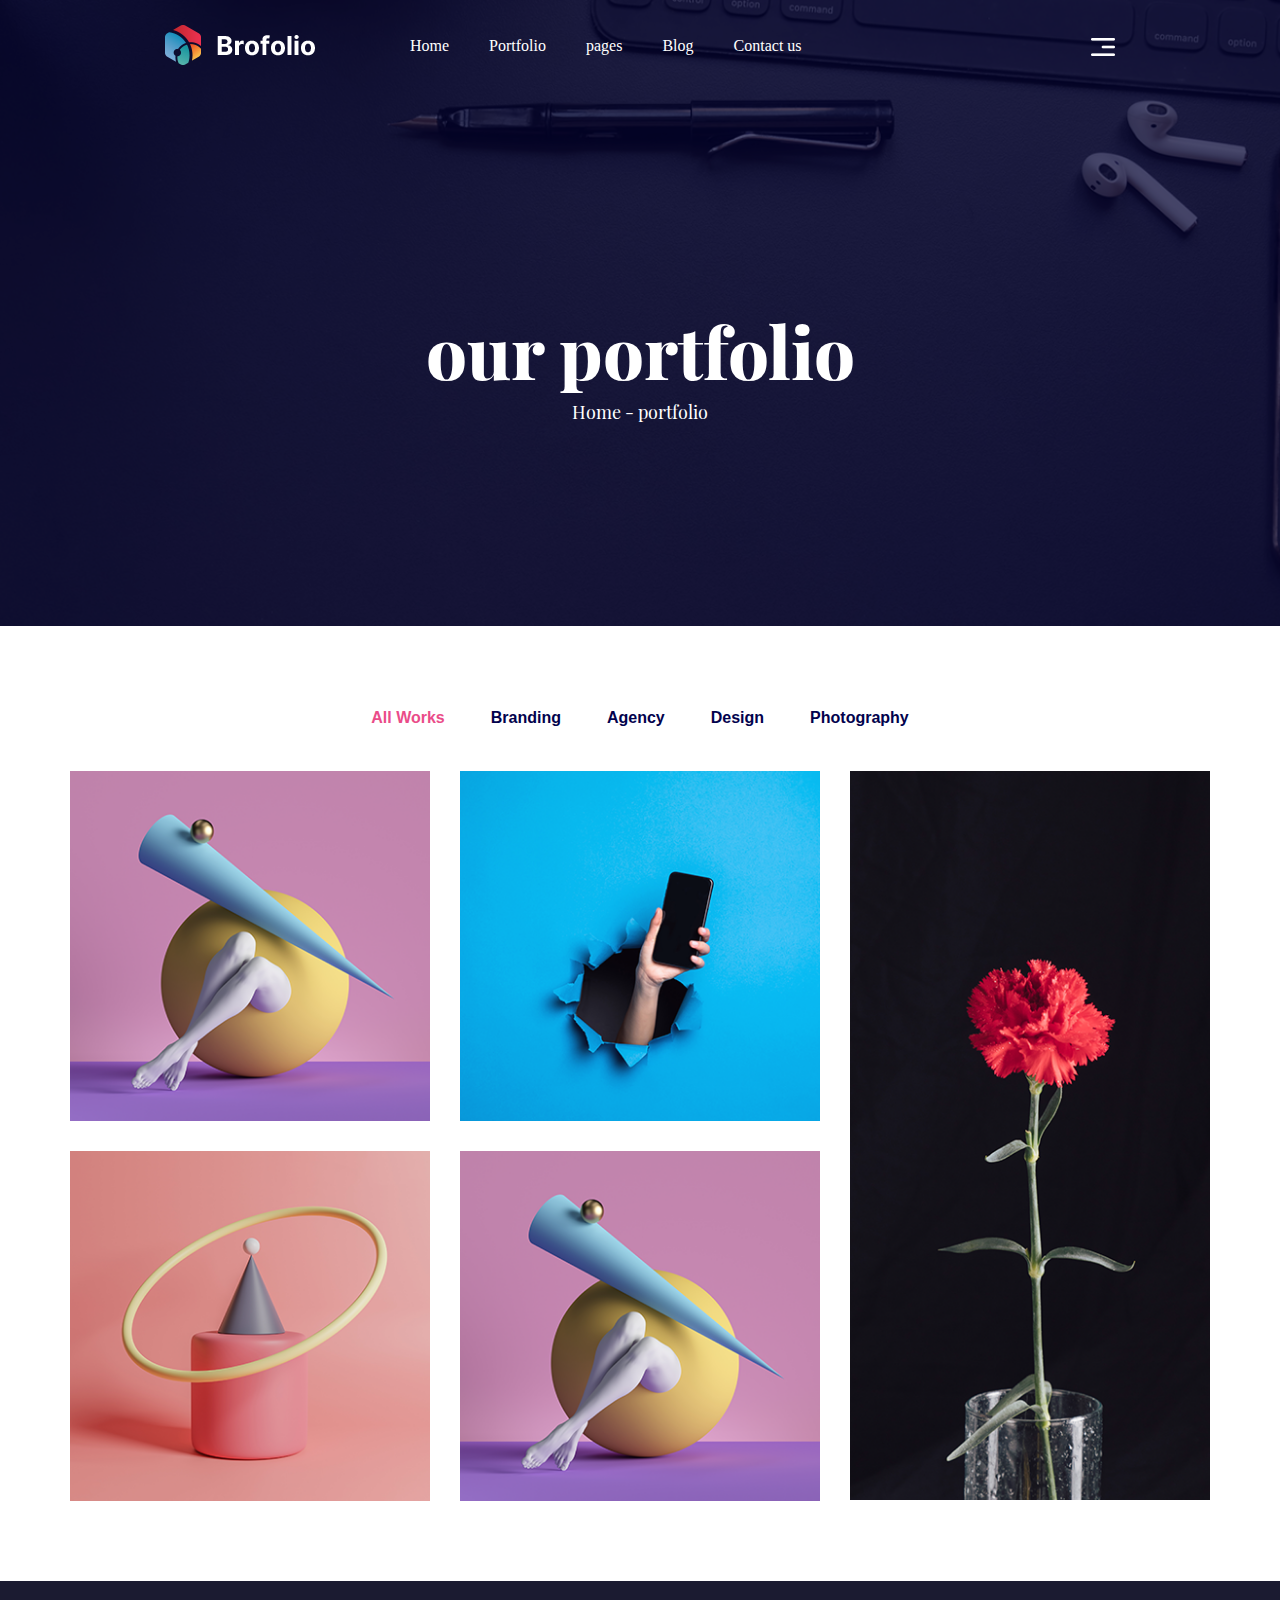
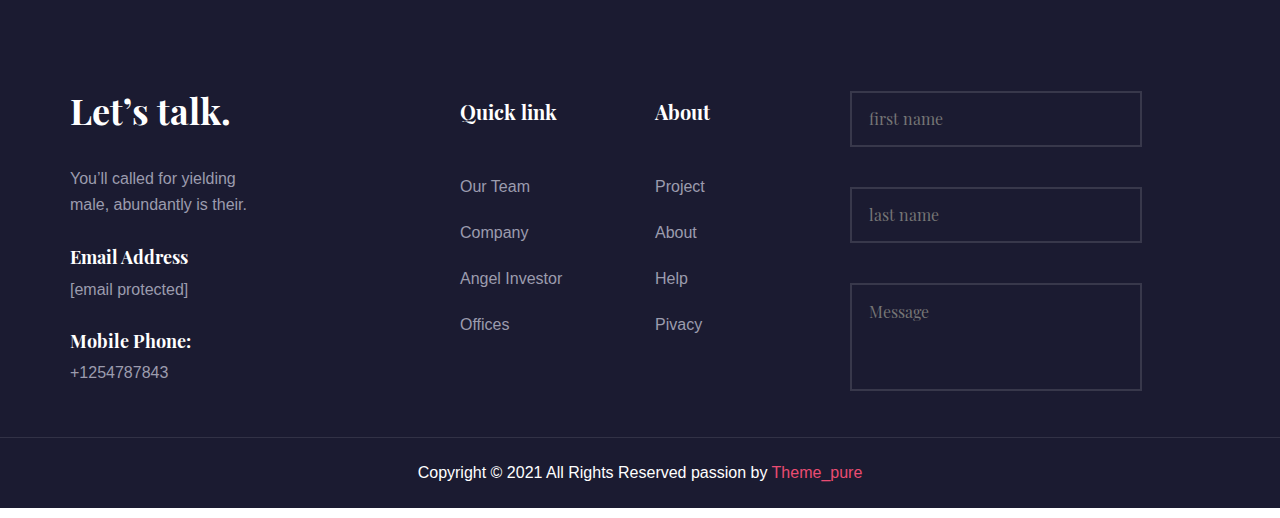
<file: brofio.html>
<!DOCTYPE html>
<html lang="en">

<head>
    <meta charset="UTF-8">
    <meta http-equiv="X-UA-Compatible" content="IE=edge">
    <meta name="viewport" content="width=device-width, initial-scale=1.0">
    <title>brofio</title>
    <script src="https://cdn.bootcdn.net/ajax/libs/jquery/3.6.0/jquery.js"></script>
    <!-- 最新版本的 Bootstrap 核心 CSS 文件 -->
    <link rel="stylesheet" href="https://stackpath.bootstrapcdn.com/bootstrap/3.4.1/css/bootstrap.min.css" integrity="sha384-HSMxcRTRxnN+Bdg0JdbxYKrThecOKuH5zCYotlSAcp1+c8xmyTe9GYg1l9a69psu" crossorigin="anonymous">

    <!-- 最新的 Bootstrap 核心 JavaScript 文件 -->
    <script src="https://stackpath.bootstrapcdn.com/bootstrap/3.4.1/js/bootstrap.min.js" integrity="sha384-aJ21OjlMXNL5UyIl/XNwTMqvzeRMZH2w8c5cRVpzpU8Y5bApTppSuUkhZXN0VxHd" crossorigin="anonymous"></script>
    <!-- 阿里字体 -->
    <link rel="stylesheet" href="https://at.alicdn.com/t/font_2755798_kxajzxue2tb.css">
    <!--  wow -->
    <link rel="stylesheet" href="css/animate.min.css">
    <!-- font-awesom字体 -->
    <link rel="stylesheet" href="https://cdn.staticfile.org/font-awesome/4.7.0/css/font-awesome.css">
    <!--  动画样式 -->
    <link rel="stylesheet" href="css/style.css">
    <!-- 字体 -->
    <link rel="stylesheet" href="css/font.css">
    <!-- swiper -->
    <link rel="stylesheet" href="css/swiper-bundle.min.css">
    <!-- 公共css -->
    <link rel="stylesheet" href="css/header-bottom.css">
    <!-- brofio css -->
    <link rel="stylesheet" href="css/brofio.css">
    <!-- isotope -->
    <script src="https://cdn.bootcdn.net/ajax/libs/jquery.isotope/3.0.6/isotope.pkgd.js"></script>
    <!-- 首页js -->
    <script src="./js/common.js"></script>
    <script src="./js/brofio.js"></script>
</head>

<body>
    <header>
        <div class="header-top">
            <div class="container-fluid">
                <div class="row">
                    <h1 class="logo col-lg-3">
                        <a href="#">
                            <img src="images/Logo-2.png" alt="">
                        </a>
                    </h1>
                    <nav class="col-lg-6">
                        <ul class="clearfix">
                            <li>
                                <a href="#">Home <i class="iconfont icon-jiantou"></i></a>
                                <div class="header-top-slide">
                                    <ul>
                                        <li>
                                            <a href="#">Home1</a>
                                        </li>
                                        <li>
                                            <a href="#">Home2</a>
                                        </li>
                                        <li>
                                            <a href="#">Home3</a>
                                        </li>
                                    </ul>
                                </div>
                            </li>
                            <li>
                                <a href="#">Portfolio</a>
                                <div class="header-top-slide">
                                    <ul>
                                        <li>
                                            <a href="#">Home1</a>
                                        </li>
                                        <li>
                                            <a href="#">Home2</a>
                                        </li>
                                        <li>
                                            <a href="#">Home3</a>
                                        </li>
                                    </ul>
                                </div>
                            </li>
                            <li>
                                <a href="#">pages <i class="iconfont icon-jiantou"></i></a>
                                <div class="header-top-slide">
                                    <ul>
                                        <li>
                                            <a href="#">Home1</a>
                                        </li>
                                        <li>
                                            <a href="#">Home2</a>
                                        </li>
                                        <li>
                                            <a href="#">Home3</a>
                                        </li>
                                    </ul>
                                </div>
                            </li>
                            <li>
                                <a href="#">Blog</a>
                                <div class="header-top-slide">
                                    <ul>
                                        <li>
                                            <a href="#">Home1</a>
                                        </li>
                                        <li>
                                            <a href="#">Home2</a>
                                        </li>
                                        <li>
                                            <a href="#">Home3</a>
                                        </li>
                                    </ul>
                                </div>
                            </li>
                            <li>
                                <a href="#">Contact us</a>
                            </li>
                        </ul>
                    </nav>
                    <div class="menu col-lg-3 clearfix">
                        <a href="#">
                            <img src="./images/bar-2.png" alt="">
                        </a>
                    </div>

                </div>

            </div>
        </div>
        <!--  侧边栏 -->
        <div class="slidebar">
            <div class="bg">

            </div>
            <div class="bar">
                <a href="#" class="close"> <i class="iconfont icon-guanbi"></i></a>
                <a href="#" class="logo">
                    <img src="./images/Logo.png" alt="">
                </a>
                <h2>Contact Info</h2>
                <ul class="information">
                    <li>
                        <a href="#"><i class="fa fa-envelope-o" aria-hidden="true"></i><a href="#">12/A, Mirnada City Tower, NYC</a></a>
                    </li>
                    <li>
                        <a href="#"><i class="fa fa-envelope-o" aria-hidden="true"></i><a href="#">Mon - Fri: 9.00am - 11.00pm</a></a>
                    </li>
                    <li>
                        <a href="#"><i class="fa fa-envelope-o" aria-hidden="true"></i><a href="#">   +876 864 764 764</a></a>
                    </li>
                    <li>
                        <a href="#"><i class="fa fa-envelope-o" aria-hidden="true"></i><a href="#">   [email protected]</a></a>
                    </li>
                </ul>
                <a href="#" class="contact">
                    Contact Us
                </a>
                <ul class="sidebar">
                    <li>
                        <a href="#">
                            <i class="fa fa-facebook" aria-hidden="true"></i>
                        </a>
                    </li>
                    <li>
                        <a href="#">
                            <i class="fa fa-facebook" aria-hidden="true"></i>
                        </a>
                    </li>
                    <li>
                        <a href="#">
                            <i class="fa fa-facebook" aria-hidden="true"></i>
                        </a>
                    </li>
                    <li>
                        <a href="#">
                            <i class="fa fa-facebook" aria-hidden="true"></i>
                        </a>
                    </li>
                    <li>
                        <a href="#">
                            <i class="fa fa-facebook" aria-hidden="true"></i>
                        </a>
                    </li>
                </ul>
            </div>
        </div>
        <div class="baaner">
            <div class="container">
                <h2>our portfolio</h2>
                <div class="a-list">
                    <a href="#">Home - </a>
                    <a href="#">portfolio</a>
                </div>
            </div>
        </div>
    </header>
    <section>
        <div class="our">
            <div class="container">

                <ul class="tab clearfix" id="filters">
                    <li>
                        <button class="pink" data-filter="*">All Works</button>
                    </li>
                    <li>
                        <button data-filter=".metal">Branding</button>
                    </li>
                    <li>
                        <button data-filter=".alkali">Agency</button>
                    </li>
                    <li>
                        <button data-filter=".transition">Design</button>
                    </li>
                    <li>
                        <button data-filter=".halogen">Photography</button>
                    </li>
                </ul>
                <div class="tab-item">
                    <div class="tab-item-content show-active ">
                        <div class="row clearfix" id="container">
                            <div class="col-lg-4 metal alkali halogen " data-wow-delay=".1s">
                                <div class="show">
                                    <img src="./images/p1.png" alt="">
                                    <div class="tab-shadow">
                                        <a href="#">
                                            <i class="fa fa-plus" aria-hidden="true"></i>
                                        </a>
                                        <div class="item-bottom-infor">
                                            <span>Morden</span>
                                            <h3>New Design Trend</h3>
                                        </div>
                                    </div>
                                </div>
                            </div>
                            <div class="col-lg-4 metal alkali halogen " data-wow-delay=".2s">
                                <div class="show">
                                    <img src="./images/p2.png" alt="">
                                    <div class="tab-shadow">
                                        <a href="#">
                                            <i class="fa fa-plus" aria-hidden="true"></i>
                                        </a>
                                        <div class="item-bottom-infor">
                                            <span>Morden</span>
                                            <h3>New Design Trend</h3>
                                        </div>
                                    </div>
                                </div>
                            </div>
                            <div class="col-lg-4 transition alkali " data-wow-delay=".3s">
                                <div class="show">
                                    <img src="./images/p5.png" alt="">
                                    <div class="tab-shadow">
                                        <a href="#">
                                            <i class="fa fa-plus" aria-hidden="true"></i>
                                        </a>
                                        <div class="item-bottom-infor">
                                            <span>Morden</span>
                                            <h3>New Design Trend</h3>
                                        </div>
                                    </div>
                                </div>
                            </div>
                            <div class="col-lg-4 transition metal " data-wow-delay=".4s">
                                <div class="show">
                                    <img src="./images/p3.png" alt="">
                                    <div class="tab-shadow">
                                        <a href="#">
                                            <i class="fa fa-plus" aria-hidden="true"></i>
                                        </a>
                                        <div class="item-bottom-infor">
                                            <span>Morden</span>
                                            <h3>New Design Trend</h3>
                                        </div>
                                    </div>
                                </div>
                            </div>
                            <div class="col-lg-4 transition metal" data-wow-delay=".5s">
                                <div class="show">
                                    <img src="./images/p1.png" alt="">
                                    <div class="tab-shadow">
                                        <a href="#">
                                            <i class="fa fa-plus" aria-hidden="true"></i>
                                        </a>
                                        <div class="item-bottom-infor">
                                            <span>Morden</span>
                                            <h3>New Design Trend</h3>
                                        </div>
                                    </div>
                                </div>
                            </div>
                        </div>
                    </div>

                </div>
            </div>
        </div>
    </section>
    <footer>
        <!-- footertop部分 -->
        <div class="footer-top">
            <div class="container">
                <div class="row">
                    <div class="col-lg-4">
                        <div class="lets">
                            <h3>Let’s talk.</h3>
                            <p>You’ll called for yielding<br> male, abundantly is their.</p>
                            <div class="email-adress">
                                <h4>Email Address</h4>
                                <a href="#">[email protected]</a>
                            </div>
                            <div class="moble-phone">
                                <h4>Mobile Phone:</h4>
                                <a href="#">+1254787843</a>
                            </div>
                        </div>
                    </div>
                    <div class="col-lg-2">
                        <div class="quick">
                            <h4>Quick link</h4>
                            <ul>
                                <li>
                                    <a href="#">Our Team</a>
                                </li>
                                <li>
                                    <a href="#">Company</a>
                                </li>
                                <li>
                                    <a href="#">Angel Investor</a>
                                </li>
                                <li>
                                    <a href="#">Offices</a>
                                </li>
                            </ul>
                        </div>
                    </div>
                    <div class="col-lg-2">
                        <div class="quick">
                            <h4>About</h4>
                            <ul>
                                <li>
                                    <a href="#">Project</a>
                                </li>
                                <li>
                                    <a href="#">About</a>
                                </li>
                                <li>
                                    <a href="#">Help</a>
                                </li>
                                <li>
                                    <a href="#">Pivacy</a>
                                </li>
                            </ul>
                        </div>
                    </div>
                    <div class="col-lg-4">
                        <div class="input-infor">
                            <input type="text" placeholder="first name">
                            <input type="text" placeholder="last name">
                            <textarea placeholder="Message"></textarea>
                        </div>
                    </div>
                </div>
            </div>
        </div>
        <!-- footer-bottom部分 -->
        <div class="footer-bottom">
            <p>Copyright © 2021 All Rights Reserved passion by <span>Theme_pure</span></p>
        </div>
    </footer>
    <script src="http://cdn.dowebok.com/131/js/wow.min.js"></script>
    <!-- 添加删除类函数 -->
    <script src="./js/comon.js"></script>
    <!-- swiper -->
    <script src="./js/swiper-bundle.min.js"></script>
    <script>
        //swiper
        var mySwiper = new Swiper('.swiper-container', {
            direction: 'horizontal', // 垂直切换选项
            loop: true, // 循环模式选项
            slidesPerView: 3,
            spaceBetween: 30,
            // 如果需要分页器
            pagination: {
                el: '.swiper-pagination',
                clickable: true,

            },


        })
    </script>

    <script>
        //wow
        if (!(/msie [6|7|8|9]/i.test(navigator.userAgent))) {
            new WOW().init();
        };
    </script>
    <script>
        //isotope
        var $container = $('#container').isotope({
            // options
        });
        // filter items on button click
        $('#filters').on('click', 'button', function() {
            var filterValue = $(this).attr('data-filter');
            $container.isotope({
                filter: filterValue
            });
        });
    </script>
</body>

</html>
</file>
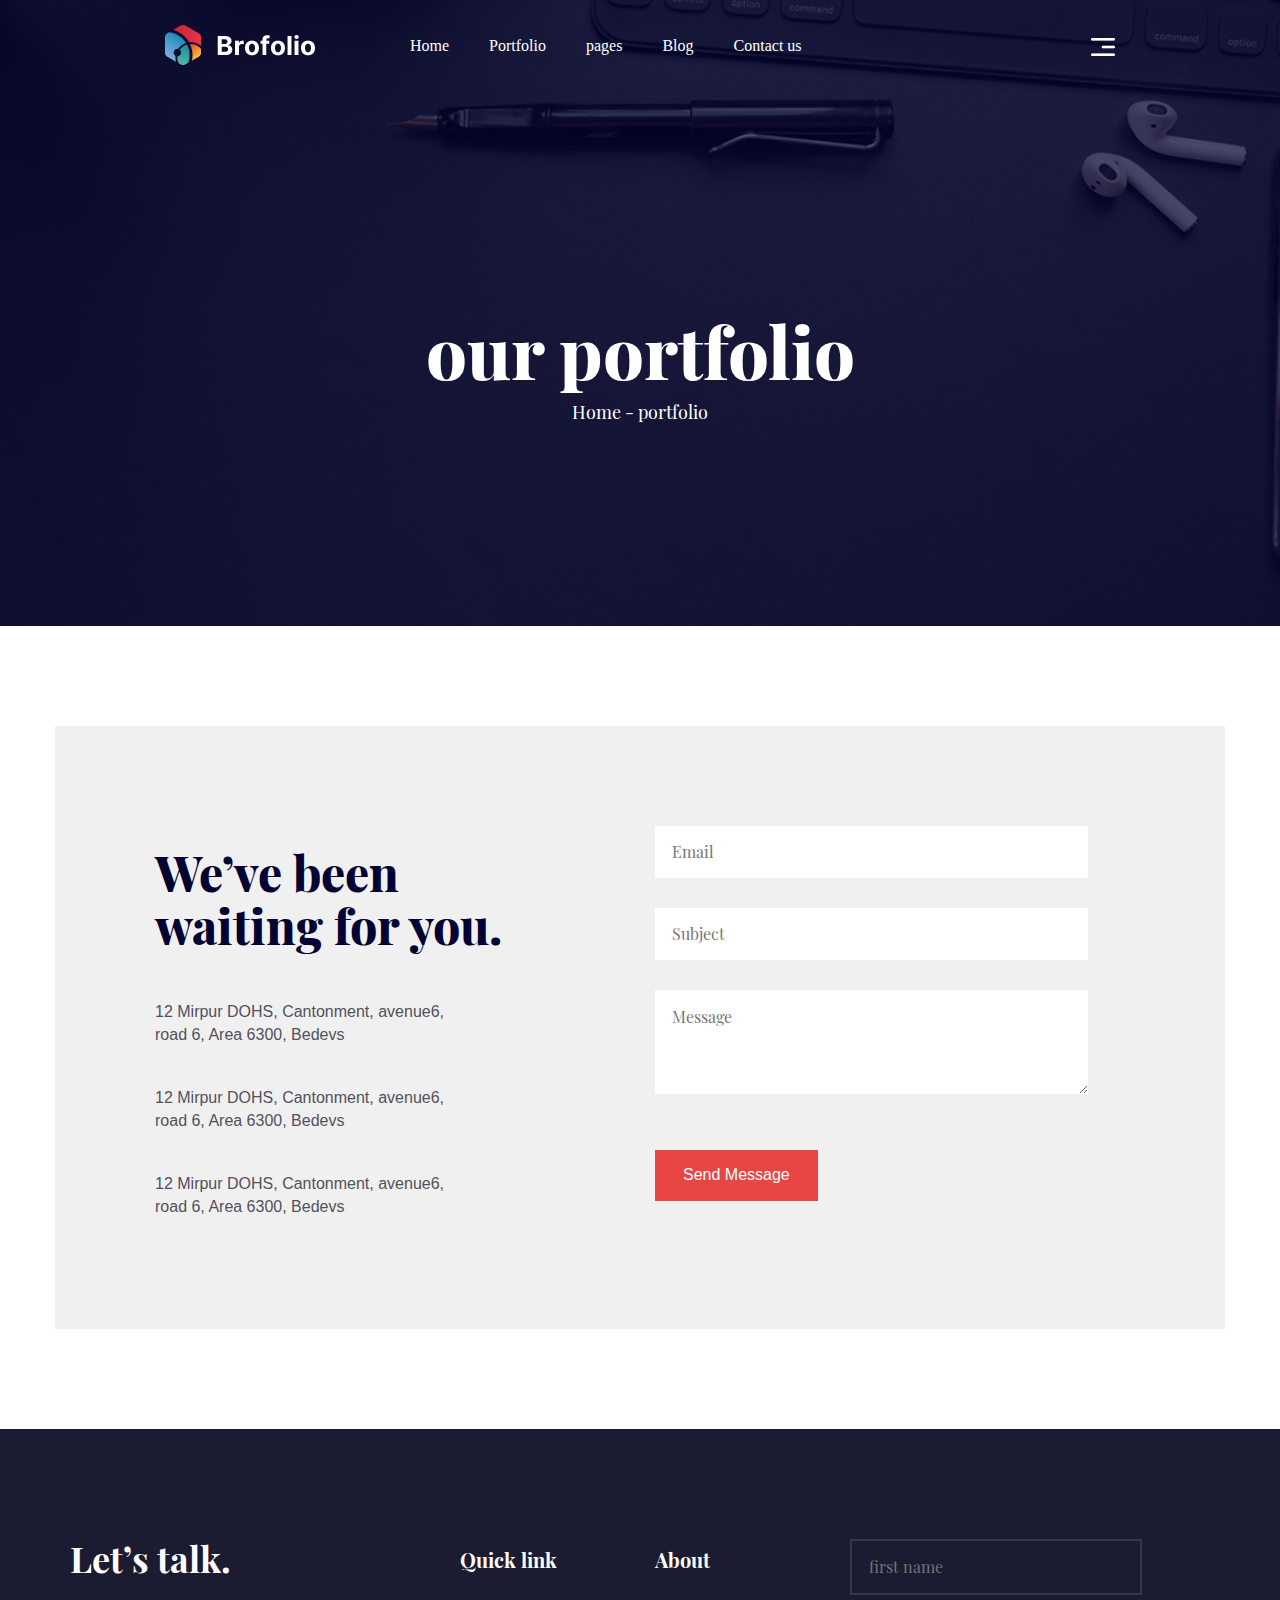
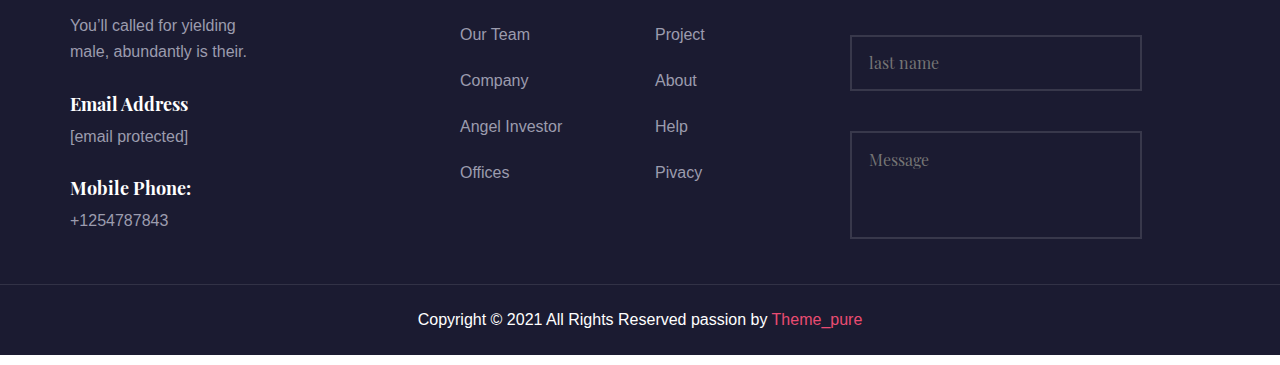
<file: contact.html>
<!DOCTYPE html>
<html lang="en">

<head>
    <meta charset="UTF-8">
    <meta http-equiv="X-UA-Compatible" content="IE=edge">
    <meta name="viewport" content="width=device-width, initial-scale=1.0">
    <title>contact</title>
    <script src="https://cdn.bootcdn.net/ajax/libs/jquery/3.6.0/jquery.js"></script>
    <!-- 最新版本的 Bootstrap 核心 CSS 文件 -->
    <link rel="stylesheet" href="https://stackpath.bootstrapcdn.com/bootstrap/3.4.1/css/bootstrap.min.css" integrity="sha384-HSMxcRTRxnN+Bdg0JdbxYKrThecOKuH5zCYotlSAcp1+c8xmyTe9GYg1l9a69psu" crossorigin="anonymous">

    <!-- 最新的 Bootstrap 核心 JavaScript 文件 -->
    <script src="https://stackpath.bootstrapcdn.com/bootstrap/3.4.1/js/bootstrap.min.js" integrity="sha384-aJ21OjlMXNL5UyIl/XNwTMqvzeRMZH2w8c5cRVpzpU8Y5bApTppSuUkhZXN0VxHd" crossorigin="anonymous"></script>
    <!-- 阿里字体 -->
    <link rel="stylesheet" href="https://at.alicdn.com/t/font_2755798_kxajzxue2tb.css">
    <!--  wow -->
    <link rel="stylesheet" href="css/animate.min.css">
    <!-- font-awesom字体 -->
    <link rel="stylesheet" href="https://cdn.staticfile.org/font-awesome/4.7.0/css/font-awesome.css">
    <!--  动画样式 -->
    <link rel="stylesheet" href="css/style.css">
    <!-- 字体 -->
    <link rel="stylesheet" href="css/font.css">
    <!-- swiper -->
    <link rel="stylesheet" href="css/swiper-bundle.min.css">
    <!-- 公共css -->
    <link rel="stylesheet" href="css/header-bottom.css">
    <link rel="stylesheet" href="css/newHeader.css">
    <!-- brofio css -->
    <link rel="stylesheet" href="css/contact.css">
    <!-- isotope -->
    <script src="https://cdn.bootcdn.net/ajax/libs/jquery.isotope/3.0.6/isotope.pkgd.js"></script>
    <!-- 首页js -->
    <script src="./js/common.js"></script>
</head>

<body>
    <header>
        <div class="header-top">
            <div class="container-fluid">
                <div class="row">
                    <h1 class="logo col-lg-3">
                        <a href="#">
                            <img src="images/Logo-2.png" alt="">
                        </a>
                    </h1>
                    <nav class="col-lg-6">
                        <ul class="clearfix">
                            <li>
                                <a href="#">Home <i class="iconfont icon-jiantou"></i></a>
                                <div class="header-top-slide">
                                    <ul>
                                        <li>
                                            <a href="#">Home1</a>
                                        </li>
                                        <li>
                                            <a href="#">Home2</a>
                                        </li>
                                        <li>
                                            <a href="#">Home3</a>
                                        </li>
                                    </ul>
                                </div>
                            </li>
                            <li>
                                <a href="#">Portfolio</a>
                                <div class="header-top-slide">
                                    <ul>
                                        <li>
                                            <a href="#">Home1</a>
                                        </li>
                                        <li>
                                            <a href="#">Home2</a>
                                        </li>
                                        <li>
                                            <a href="#">Home3</a>
                                        </li>
                                    </ul>
                                </div>
                            </li>
                            <li>
                                <a href="#">pages <i class="iconfont icon-jiantou"></i></a>
                                <div class="header-top-slide">
                                    <ul>
                                        <li>
                                            <a href="#">Home1</a>
                                        </li>
                                        <li>
                                            <a href="#">Home2</a>
                                        </li>
                                        <li>
                                            <a href="#">Home3</a>
                                        </li>
                                    </ul>
                                </div>
                            </li>
                            <li>
                                <a href="#">Blog</a>
                                <div class="header-top-slide">
                                    <ul>
                                        <li>
                                            <a href="#">Home1</a>
                                        </li>
                                        <li>
                                            <a href="#">Home2</a>
                                        </li>
                                        <li>
                                            <a href="#">Home3</a>
                                        </li>
                                    </ul>
                                </div>
                            </li>
                            <li>
                                <a href="#">Contact us</a>
                            </li>
                        </ul>
                    </nav>
                    <div class="menu col-lg-3 clearfix">
                        <a href="#">
                            <img src="./images/bar-2.png" alt="">
                        </a>
                    </div>

                </div>

            </div>
        </div>
        <!--  侧边栏 -->
        <div class="slidebar">
            <div class="bg">

            </div>
            <div class="bar">
                <a href="#" class="close"> <i class="iconfont icon-guanbi"></i></a>
                <a href="#" class="logo">
                    <img src="./images/Logo.png" alt="">
                </a>
                <h2>Contact Info</h2>
                <ul class="information">
                    <li>
                        <a href="#"><i class="fa fa-envelope-o" aria-hidden="true"></i><a href="#">12/A, Mirnada City Tower, NYC</a></a>
                    </li>
                    <li>
                        <a href="#"><i class="fa fa-envelope-o" aria-hidden="true"></i><a href="#">Mon - Fri: 9.00am - 11.00pm</a></a>
                    </li>
                    <li>
                        <a href="#"><i class="fa fa-envelope-o" aria-hidden="true"></i><a href="#">   +876 864 764 764</a></a>
                    </li>
                    <li>
                        <a href="#"><i class="fa fa-envelope-o" aria-hidden="true"></i><a href="#">   [email protected]</a></a>
                    </li>
                </ul>
                <a href="#" class="contact">
                    Contact Us
                </a>
                <ul class="sidebar">
                    <li>
                        <a href="#">
                            <i class="fa fa-facebook" aria-hidden="true"></i>
                        </a>
                    </li>
                    <li>
                        <a href="#">
                            <i class="fa fa-facebook" aria-hidden="true"></i>
                        </a>
                    </li>
                    <li>
                        <a href="#">
                            <i class="fa fa-facebook" aria-hidden="true"></i>
                        </a>
                    </li>
                    <li>
                        <a href="#">
                            <i class="fa fa-facebook" aria-hidden="true"></i>
                        </a>
                    </li>
                    <li>
                        <a href="#">
                            <i class="fa fa-facebook" aria-hidden="true"></i>
                        </a>
                    </li>
                </ul>
            </div>
        </div>
        <div class="baaner">
            <div class="container">
                <h2>our portfolio</h2>
                <div class="a-list">
                    <a href="#">Home - </a>
                    <a href="#">portfolio</a>
                </div>
            </div>
        </div>
    </header>
    <section>
        <div class="wating">
            <div class="container clearfix">
                <div class="row">
                    <div class="wating-left col-lg-6">
                        <h2>We’ve been<br> waiting for you.</h2>
                        <ul class="gps">
                            <li class="clearfix">
                                <i class="fa fa-map-marker" aria-hidden="true"></i>
                                <div class="gps-right">
                                    <p>12 Mirpur DOHS, Cantonment, avenue6,<br> road 6, Area 6300, Bedevs</p>
                                </div>
                            </li>
                            <li class="clearfix">
                                <i class="fa fa-map-marker" aria-hidden="true"></i>
                                <div class="gps-right">
                                    <p>12 Mirpur DOHS, Cantonment, avenue6,<br> road 6, Area 6300, Bedevs</p>
                                </div>
                            </li>
                            <li class="clearfix">
                                <i class="fa fa-map-marker" aria-hidden="true"></i>
                                <div class="gps-right">
                                    <p>12 Mirpur DOHS, Cantonment, avenue6,<br> road 6, Area 6300, Bedevs</p>
                                </div>
                            </li>
                        </ul>
                    </div>
                    <div class="wating-right col-lg-6">
                        <input type="text" placeholder="Email">
                        <input type="text" placeholder="Subject">
                        <textarea placeholder="Message"></textarea>
                        <a href="#" class="contact red">Send Message</a>
                    </div>
                </div>
            </div>
        </div>
    </section>
    <footer>
        <!-- footertop部分 -->
        <div class="footer-top">
            <div class="container">
                <div class="row">
                    <div class="col-lg-4">
                        <div class="lets">
                            <h3>Let’s talk.</h3>
                            <p>You’ll called for yielding<br> male, abundantly is their.</p>
                            <div class="email-adress">
                                <h4>Email Address</h4>
                                <a href="#">[email protected]</a>
                            </div>
                            <div class="moble-phone">
                                <h4>Mobile Phone:</h4>
                                <a href="#">+1254787843</a>
                            </div>
                        </div>
                    </div>
                    <div class="col-lg-2">
                        <div class="quick">
                            <h4>Quick link</h4>
                            <ul>
                                <li>
                                    <a href="#">Our Team</a>
                                </li>
                                <li>
                                    <a href="#">Company</a>
                                </li>
                                <li>
                                    <a href="#">Angel Investor</a>
                                </li>
                                <li>
                                    <a href="#">Offices</a>
                                </li>
                            </ul>
                        </div>
                    </div>
                    <div class="col-lg-2">
                        <div class="quick">
                            <h4>About</h4>
                            <ul>
                                <li>
                                    <a href="#">Project</a>
                                </li>
                                <li>
                                    <a href="#">About</a>
                                </li>
                                <li>
                                    <a href="#">Help</a>
                                </li>
                                <li>
                                    <a href="#">Pivacy</a>
                                </li>
                            </ul>
                        </div>
                    </div>
                    <div class="col-lg-4">
                        <div class="input-infor">
                            <input type="text" placeholder="first name">
                            <input type="text" placeholder="last name">
                            <textarea placeholder="Message"></textarea>
                        </div>
                    </div>
                </div>
            </div>
        </div>
        <!-- footer-bottom部分 -->
        <div class="footer-bottom">
            <p>Copyright © 2021 All Rights Reserved passion by <span>Theme_pure</span></p>
        </div>
    </footer>
    <script src="http://cdn.dowebok.com/131/js/wow.min.js"></script>
    <!-- 添加删除类函数 -->
    <script src="./js/comon.js"></script>
    <!-- swiper -->
    <script src="./js/swiper-bundle.min.js"></script>
    <script>
        //swiper
        var mySwiper = new Swiper('.swiper-container', {
            direction: 'horizontal', // 垂直切换选项
            loop: true, // 循环模式选项
            slidesPerView: 3,
            spaceBetween: 30,
            // 如果需要分页器
            pagination: {
                el: '.swiper-pagination',
                clickable: true,

            },


        })
    </script>

    <script>
        //wow
        if (!(/msie [6|7|8|9]/i.test(navigator.userAgent))) {
            new WOW().init();
        };
    </script>
    <script>
        //isotope
        var $container = $('#container').isotope({
            // options
        });
        // filter items on button click
        $('#filters').on('click', 'button', function() {
            var filterValue = $(this).attr('data-filter');
            $container.isotope({
                filter: filterValue
            });
        });
    </script>
</body>

</html>
</file>
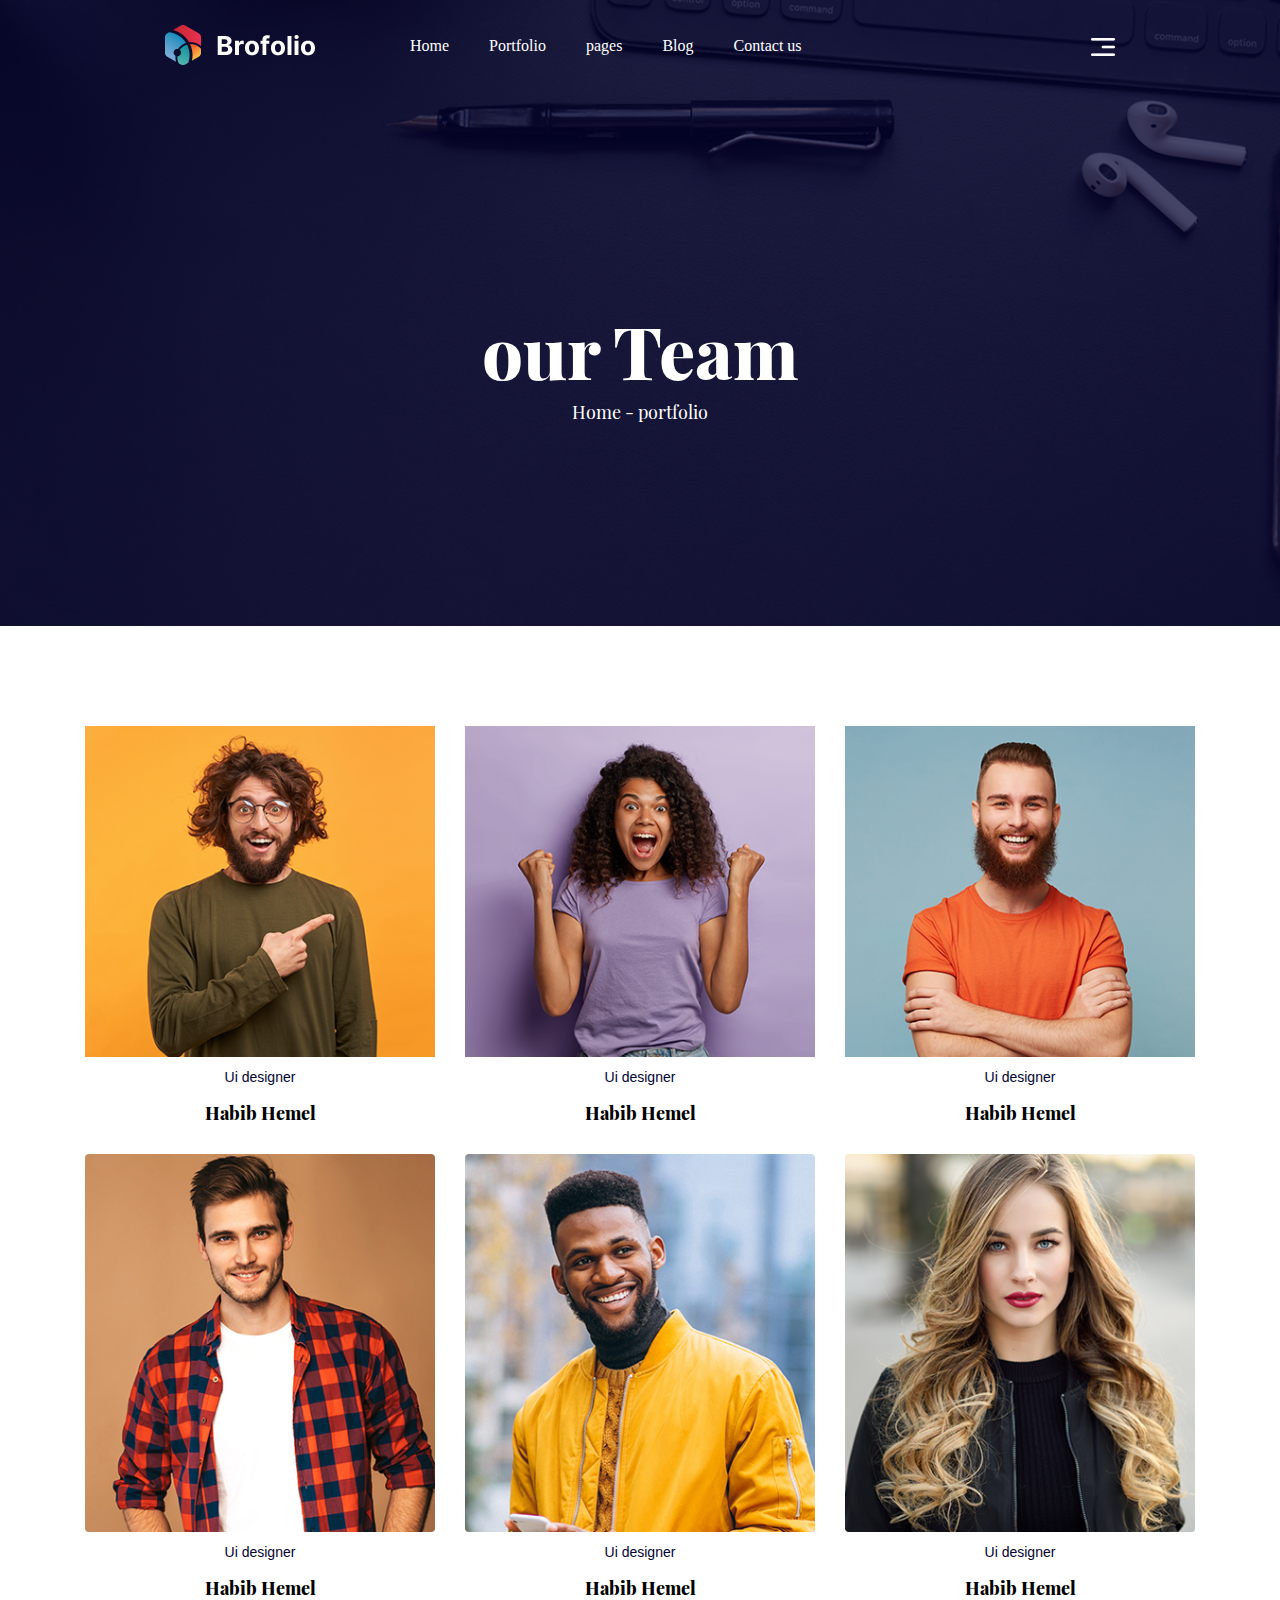
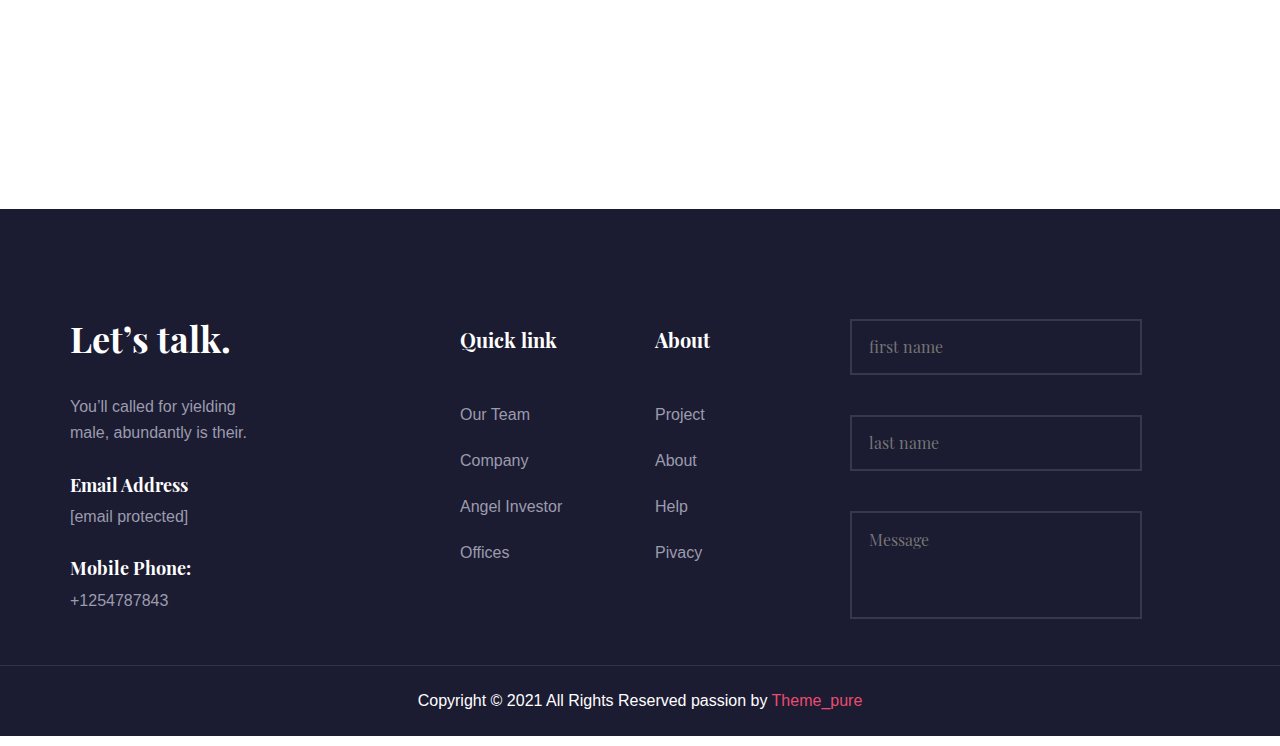
<file: team.html>
<!DOCTYPE html>
<html lang="en">

<head>
    <meta charset="UTF-8">
    <meta http-equiv="X-UA-Compatible" content="IE=edge">
    <meta name="viewport" content="width=device-width, initial-scale=1.0">
    <title>team</title>
    <script src="https://cdn.bootcdn.net/ajax/libs/jquery/3.6.0/jquery.js"></script>
    <!-- 最新版本的 Bootstrap 核心 CSS 文件 -->
    <link rel="stylesheet" href="https://stackpath.bootstrapcdn.com/bootstrap/3.4.1/css/bootstrap.min.css" integrity="sha384-HSMxcRTRxnN+Bdg0JdbxYKrThecOKuH5zCYotlSAcp1+c8xmyTe9GYg1l9a69psu" crossorigin="anonymous">

    <!-- 最新的 Bootstrap 核心 JavaScript 文件 -->
    <script src="https://stackpath.bootstrapcdn.com/bootstrap/3.4.1/js/bootstrap.min.js" integrity="sha384-aJ21OjlMXNL5UyIl/XNwTMqvzeRMZH2w8c5cRVpzpU8Y5bApTppSuUkhZXN0VxHd" crossorigin="anonymous"></script>
    <!-- 阿里字体 -->
    <link rel="stylesheet" href="https://at.alicdn.com/t/font_2755798_kxajzxue2tb.css">
    <!--  wow -->
    <link rel="stylesheet" href="css/animate.min.css">
    <!-- font-awesom字体 -->
    <link rel="stylesheet" href="https://cdn.staticfile.org/font-awesome/4.7.0/css/font-awesome.css">
    <!--  动画样式 -->
    <link rel="stylesheet" href="css/style.css">
    <!-- 字体 -->
    <link rel="stylesheet" href="css/font.css">
    <!-- swiper -->
    <link rel="stylesheet" href="css/swiper-bundle.min.css">
    <!-- 公共css -->
    <link rel="stylesheet" href="css/header-bottom.css">
    <link rel="stylesheet" href="css/newHeader.css">
    <!-- brofio css -->
    <link rel="stylesheet" href="css/blog.css">
    <!-- isotope -->
    <script src="https://cdn.bootcdn.net/ajax/libs/jquery.isotope/3.0.6/isotope.pkgd.js"></script>
    <!-- 公共js -->
    <!--   team css -->
    <link rel="stylesheet" href="css/team.css">
    <script src="./js/common.js"></script>
</head>

<body>
    <header>
        <div class="header-top">
            <div class="container-fluid">
                <div class="row">
                    <h1 class="logo col-lg-3">
                        <a href="#">
                            <img src="images/Logo-2.png" alt="">
                        </a>
                    </h1>
                    <nav class="col-lg-6">
                        <ul class="clearfix">
                            <li>
                                <a href="#">Home <i class="iconfont icon-jiantou"></i></a>
                                <div class="header-top-slide">
                                    <ul>
                                        <li>
                                            <a href="#">Home1</a>
                                        </li>
                                        <li>
                                            <a href="#">Home2</a>
                                        </li>
                                        <li>
                                            <a href="#">Home3</a>
                                        </li>
                                    </ul>
                                </div>
                            </li>
                            <li>
                                <a href="#">Portfolio</a>
                                <div class="header-top-slide">
                                    <ul>
                                        <li>
                                            <a href="#">Home1</a>
                                        </li>
                                        <li>
                                            <a href="#">Home2</a>
                                        </li>
                                        <li>
                                            <a href="#">Home3</a>
                                        </li>
                                    </ul>
                                </div>
                            </li>
                            <li>
                                <a href="#">pages <i class="iconfont icon-jiantou"></i></a>
                                <div class="header-top-slide">
                                    <ul>
                                        <li>
                                            <a href="#">Home1</a>
                                        </li>
                                        <li>
                                            <a href="#">Home2</a>
                                        </li>
                                        <li>
                                            <a href="#">Home3</a>
                                        </li>
                                    </ul>
                                </div>
                            </li>
                            <li>
                                <a href="#">Blog</a>
                                <div class="header-top-slide">
                                    <ul>
                                        <li>
                                            <a href="#">Home1</a>
                                        </li>
                                        <li>
                                            <a href="#">Home2</a>
                                        </li>
                                        <li>
                                            <a href="#">Home3</a>
                                        </li>
                                    </ul>
                                </div>
                            </li>
                            <li>
                                <a href="#">Contact us</a>
                            </li>
                        </ul>
                    </nav>
                    <div class="menu col-lg-3 clearfix">
                        <a href="#">
                            <img src="./images/bar-2.png" alt="">
                        </a>
                    </div>

                </div>

            </div>
        </div>
        <!--  侧边栏 -->
        <div class="slidebar">
            <div class="bg">

            </div>
            <div class="bar">
                <a href="#" class="close"> <i class="iconfont icon-guanbi"></i></a>
                <a href="#" class="logo">
                    <img src="./images/Logo.png" alt="">
                </a>
                <h2>Contact Info</h2>
                <ul class="information">
                    <li>
                        <a href="#"><i class="fa fa-envelope-o" aria-hidden="true"></i><a href="#">12/A, Mirnada City Tower, NYC</a></a>
                    </li>
                    <li>
                        <a href="#"><i class="fa fa-envelope-o" aria-hidden="true"></i><a href="#">Mon - Fri: 9.00am - 11.00pm</a></a>
                    </li>
                    <li>
                        <a href="#"><i class="fa fa-envelope-o" aria-hidden="true"></i><a href="#">   +876 864 764 764</a></a>
                    </li>
                    <li>
                        <a href="#"><i class="fa fa-envelope-o" aria-hidden="true"></i><a href="#">   [email protected]</a></a>
                    </li>
                </ul>
                <a href="#" class="contact">
                    Contact Us
                </a>
                <ul class="sidebar">
                    <li>
                        <a href="#">
                            <i class="fa fa-facebook" aria-hidden="true"></i>
                        </a>
                    </li>
                    <li>
                        <a href="#">
                            <i class="fa fa-facebook" aria-hidden="true"></i>
                        </a>
                    </li>
                    <li>
                        <a href="#">
                            <i class="fa fa-facebook" aria-hidden="true"></i>
                        </a>
                    </li>
                    <li>
                        <a href="#">
                            <i class="fa fa-facebook" aria-hidden="true"></i>
                        </a>
                    </li>
                    <li>
                        <a href="#">
                            <i class="fa fa-facebook" aria-hidden="true"></i>
                        </a>
                    </li>
                </ul>
            </div>
        </div>
        <div class="baaner">
            <div class="container">
                <h2>our Team </h2>
                <div class="a-list">
                    <a href="#">Home - </a>
                    <a href="#">portfolio</a>
                </div>
            </div>
        </div>
    </header>
    <section>
        <div class="team">
            <div class="container">
                <div class="col-lg-4">
                    <div class="slide">
                        <div class="team-img">
                            <img src="./images/team1.png" alt="">
                            <div class="team-mask clearfix">
                                <ul>
                                    <li><i class="fa fa-facebook" aria-hidden="true"></i></li>
                                    <li><i class="fa fa-facebook" aria-hidden="true"></i></li>
                                    <li><i class="fa fa-facebook" aria-hidden="true"></i></li>
                                </ul>

                            </div>
                        </div>
                        <div class="team-info">
                            <span>Ui designer</span>
                            <h3><a href="#">Habib Hemel</a></h3>
                        </div>

                    </div>
                </div>
                <div class="col-lg-4">
                    <div class="slide">
                        <div class="team-img">
                            <img src="./images/team2.png" alt="">
                            <div class="team-mask clearfix">
                                <ul>
                                    <li><i class="fa fa-facebook" aria-hidden="true"></i></li>
                                    <li><i class="fa fa-facebook" aria-hidden="true"></i></li>
                                    <li><i class="fa fa-facebook" aria-hidden="true"></i></li>
                                </ul>

                            </div>
                        </div>
                        <div class="team-info">
                            <span>Ui designer</span>
                            <h3><a href="#">Habib Hemel</a></h3>
                        </div>

                    </div>
                </div>
                <div class="col-lg-4">
                    <div class="slide">
                        <div class="team-img">
                            <img src="./images/team3.png" alt="">
                            <div class="team-mask clearfix">
                                <ul>
                                    <li><i class="fa fa-facebook" aria-hidden="true"></i></li>
                                    <li><i class="fa fa-facebook" aria-hidden="true"></i></li>
                                    <li><i class="fa fa-facebook" aria-hidden="true"></i></li>
                                </ul>

                            </div>
                        </div>
                        <div class="team-info">
                            <span>Ui designer</span>
                            <h3><a href="#">Habib Hemel</a></h3>
                        </div>

                    </div>
                </div>
                <div class="col-lg-4">
                    <div class="slide">
                        <div class="team-img">
                            <img src="./images/team1.jpg" alt="">
                            <div class="team-mask clearfix">
                                <ul>
                                    <li><i class="fa fa-facebook" aria-hidden="true"></i></li>
                                    <li><i class="fa fa-facebook" aria-hidden="true"></i></li>
                                    <li><i class="fa fa-facebook" aria-hidden="true"></i></li>
                                </ul>

                            </div>
                        </div>
                        <div class="team-info">
                            <span>Ui designer</span>
                            <h3><a href="#">Habib Hemel</a></h3>
                        </div>

                    </div>
                </div>
                <div class="col-lg-4">
                    <div class="slide">
                        <div class="team-img">
                            <img src="./images/team2.jpg" alt="">
                            <div class="team-mask clearfix">
                                <ul>
                                    <li><i class="fa fa-facebook" aria-hidden="true"></i></li>
                                    <li><i class="fa fa-facebook" aria-hidden="true"></i></li>
                                    <li><i class="fa fa-facebook" aria-hidden="true"></i></li>
                                </ul>

                            </div>
                        </div>
                        <div class="team-info">
                            <span>Ui designer</span>
                            <h3><a href="#">Habib Hemel</a></h3>
                        </div>

                    </div>
                </div>
                <div class="col-lg-4">
                    <div class="slide">
                        <div class="team-img">
                            <img src="./images/team3.jpg" alt="">
                            <div class="team-mask clearfix">
                                <ul>
                                    <li><i class="fa fa-facebook" aria-hidden="true"></i></li>
                                    <li><i class="fa fa-facebook" aria-hidden="true"></i></li>
                                    <li><i class="fa fa-facebook" aria-hidden="true"></i></li>
                                </ul>

                            </div>
                        </div>
                        <div class="team-info">
                            <span>Ui designer</span>
                            <h3><a href="#">Habib Hemel</a></h3>
                        </div>

                    </div>
                </div>
            </div>
        </div>
    </section>
    <footer>
        <!-- footertop部分 -->
        <div class="footer-top">
            <div class="container">
                <div class="row">
                    <div class="col-lg-4">
                        <div class="lets">
                            <h3>Let’s talk.</h3>
                            <p>You’ll called for yielding<br> male, abundantly is their.</p>
                            <div class="email-adress">
                                <h4>Email Address</h4>
                                <a href="#">[email protected]</a>
                            </div>
                            <div class="moble-phone">
                                <h4>Mobile Phone:</h4>
                                <a href="#">+1254787843</a>
                            </div>
                        </div>
                    </div>
                    <div class="col-lg-2">
                        <div class="quick">
                            <h4>Quick link</h4>
                            <ul>
                                <li>
                                    <a href="#">Our Team</a>
                                </li>
                                <li>
                                    <a href="#">Company</a>
                                </li>
                                <li>
                                    <a href="#">Angel Investor</a>
                                </li>
                                <li>
                                    <a href="#">Offices</a>
                                </li>
                            </ul>
                        </div>
                    </div>
                    <div class="col-lg-2">
                        <div class="quick">
                            <h4>About</h4>
                            <ul>
                                <li>
                                    <a href="#">Project</a>
                                </li>
                                <li>
                                    <a href="#">About</a>
                                </li>
                                <li>
                                    <a href="#">Help</a>
                                </li>
                                <li>
                                    <a href="#">Pivacy</a>
                                </li>
                            </ul>
                        </div>
                    </div>
                    <div class="col-lg-4">
                        <div class="input-infor">
                            <input type="text" placeholder="first name">
                            <input type="text" placeholder="last name">
                            <textarea placeholder="Message"></textarea>
                        </div>
                    </div>
                </div>
            </div>
        </div>
        <!-- footer-bottom部分 -->
        <div class="footer-bottom">
            <p>Copyright © 2021 All Rights Reserved passion by <span>Theme_pure</span></p>
        </div>
    </footer>
    <script src="http://cdn.dowebok.com/131/js/wow.min.js"></script>
    <!-- 添加删除类函数 -->
    <script src="./js/comon.js"></script>
    <!-- swiper -->
    <script src="./js/swiper-bundle.min.js"></script>
    <script>
        //swiper
        var mySwiper = new Swiper('.swiper-container', {
            direction: 'horizontal', // 垂直切换选项
            loop: true, // 循环模式选项
            slidesPerView: 3,
            spaceBetween: 30,
            // 如果需要分页器
            pagination: {
                el: '.swiper-pagination',
                clickable: true,

            },


        })
    </script>

    <script>
        //wow
        if (!(/msie [6|7|8|9]/i.test(navigator.userAgent))) {
            new WOW().init();
        };
    </script>
    <script>
        //isotope
        var $container = $('#container').isotope({
            // options
        });
        // filter items on button click
        $('#filters').on('click', 'button', function() {
            var filterValue = $(this).attr('data-filter');
            $container.isotope({
                filter: filterValue
            });
        });
    </script>
</body>

</html>
</file>
<file: css/style.css>
@keyframes animationFramesTwo {
    0% {
        transform: translate(0px, 0px) rotate(0deg) scale(1);
    }
    20% {
        transform: translate(73px, -1px) rotate(36deg) scale(0.9);
    }
    40% {
        transform: translate(141px, 72px) rotate(72deg) scale(1);
    }
    60% {
        transform: translate(83px, 122px) rotate(108deg) scale(1.2);
    }
    80% {
        transform: translate(-40px, 72px) rotate(144deg) scale(1.1);
    }
    100% {
        transform: translate(0px, 0px) rotate(0deg) scale(1);
    }
}

@keyframes animationFramesFour {
    0% {
        transform: translate(-300px, 151px) rotate(0deg);
    }
    100% {
        transform: translate(251px, -200px) rotate(180deg);
    }
}

@keyframes zoomOutLeft {
    40% {
        opacity: 1;
        transform: scale3d(0.475, 0.475, 0.475) translate3d(42px, 0, 0);
    }
    to {
        opacity: 0;
        transform: scale(0.1) translate3d(-2000px, 0, 0);
    }
}

@keyframes pulse {
    0% {
        box-shadow: 0 0 0 0 rgba(255, 255, 255, 0.4);
    }
    70% {
        box-shadow: 0 0 0 45px rgba(255, 255, 255, 0);
    }
    100% {
        box-shadow: 0 0 0 0 rgba(255, 255, 255, 0);
    }
}

@keyframes arrows {
    0% {
        transform: translateX(0) rotate(45deg);
    }
    50% {
        transform: translateX(5px)rotate(45deg);
    }
    100% {
        transform: translateX(0) rotate(45deg);
    }
}
</file>
<file: css/font.css>
/* cyrillic */

@font-face {
    font-family: 'Playfair Display';
    font-style: italic;
    font-weight: 400;
    font-display: swap;
    src: url(../font/font/nuFRD-vYSZviVYUb_rj3ij__anPXDTnCjmHKM4nYO7KN_qiTXtXA-W2r.woff2) format('woff2');
    unicode-range: U+0400-045F, U+0490-0491, U+04B0-04B1, U+2116;
}


/* vietnamese */

@font-face {
    font-family: 'Playfair Display';
    font-style: italic;
    font-weight: 400;
    font-display: swap;
    src: url(../font/font/nuFRD-vYSZviVYUb_rj3ij__anPXDTnCjmHKM4nYO7KN_qiTXt7A-W2r.woff2) format('woff2');
    unicode-range: U+0102-0103, U+0110-0111, U+0128-0129, U+0168-0169, U+01A0-01A1, U+01AF-01B0, U+1EA0-1EF9, U+20AB;
}


/* latin-ext */

@font-face {
    font-family: 'Playfair Display';
    font-style: italic;
    font-weight: 400;
    font-display: swap;
    src: url(../font/font/nuFRD-vYSZviVYUb_rj3ij__anPXDTnCjmHKM4nYO7KN_qiTXt_A-W2r.woff2) format('woff2');
    unicode-range: U+0100-024F, U+0259, U+1E00-1EFF, U+2020, U+20A0-20AB, U+20AD-20CF, U+2113, U+2C60-2C7F, U+A720-A7FF;
}


/* latin */

@font-face {
    font-family: 'Playfair Display';
    font-style: italic;
    font-weight: 400;
    font-display: swap;
    src: url(../font/font/nuFRD-vYSZviVYUb_rj3ij__anPXDTnCjmHKM4nYO7KN_qiTXtHA-Q.woff2) format('woff2');
    unicode-range: U+0000-00FF, U+0131, U+0152-0153, U+02BB-02BC, U+02C6, U+02DA, U+02DC, U+2000-206F, U+2074, U+20AC, U+2122, U+2191, U+2193, U+2212, U+2215, U+FEFF, U+FFFD;
}


/* cyrillic */

@font-face {
    font-family: 'Playfair Display';
    font-style: normal;
    font-weight: 400;
    font-display: swap;
    src: url(../font/font/nuFiD-vYSZviVYUb_rj3ij__anPXDTjYgFE_.woff2) format('woff2');
    unicode-range: U+0400-045F, U+0490-0491, U+04B0-04B1, U+2116;
}


/* vietnamese */

@font-face {
    font-family: 'Playfair Display';
    font-style: normal;
    font-weight: 400;
    font-display: swap;
    src: url(../font/font/nuFiD-vYSZviVYUb_rj3ij__anPXDTPYgFE_.woff2) format('woff2');
    unicode-range: U+0102-0103, U+0110-0111, U+0128-0129, U+0168-0169, U+01A0-01A1, U+01AF-01B0, U+1EA0-1EF9, U+20AB;
}


/* latin-ext */

@font-face {
    font-family: 'Playfair Display';
    font-style: normal;
    font-weight: 400;
    font-display: swap;
    src: url(../font/font/nuFiD-vYSZviVYUb_rj3ij__anPXDTLYgFE_.woff2) format('woff2');
    unicode-range: U+0100-024F, U+0259, U+1E00-1EFF, U+2020, U+20A0-20AB, U+20AD-20CF, U+2113, U+2C60-2C7F, U+A720-A7FF;
}


/* latin */

@font-face {
    font-family: 'Playfair Display';
    font-style: normal;
    font-weight: 400;
    font-display: swap;
    src: url(../font/font/nuFiD-vYSZviVYUb_rj3ij__anPXDTzYgA.woff2) format('woff2');
    unicode-range: U+0000-00FF, U+0131, U+0152-0153, U+02BB-02BC, U+02C6, U+02DA, U+02DC, U+2000-206F, U+2074, U+20AC, U+2122, U+2191, U+2193, U+2212, U+2215, U+FEFF, U+FFFD;
}


/* cyrillic */

@font-face {
    font-family: 'Playfair Display';
    font-style: normal;
    font-weight: 500;
    font-display: swap;
    src: url(../font/font/nuFiD-vYSZviVYUb_rj3ij__anPXDTjYgFE_.woff2) format('woff2');
    unicode-range: U+0400-045F, U+0490-0491, U+04B0-04B1, U+2116;
}


/* vietnamese */

@font-face {
    font-family: 'Playfair Display';
    font-style: normal;
    font-weight: 500;
    font-display: swap;
    src: url(../font/font/nuFiD-vYSZviVYUb_rj3ij__anPXDTPYgFE_.woff2) format('woff2');
    unicode-range: U+0102-0103, U+0110-0111, U+0128-0129, U+0168-0169, U+01A0-01A1, U+01AF-01B0, U+1EA0-1EF9, U+20AB;
}


/* latin-ext */

@font-face {
    font-family: 'Playfair Display';
    font-style: normal;
    font-weight: 500;
    font-display: swap;
    src: url(../font/font/nuFiD-vYSZviVYUb_rj3ij__anPXDTLYgFE_.woff2) format('woff2');
    unicode-range: U+0100-024F, U+0259, U+1E00-1EFF, U+2020, U+20A0-20AB, U+20AD-20CF, U+2113, U+2C60-2C7F, U+A720-A7FF;
}


/* latin */

@font-face {
    font-family: 'Playfair Display';
    font-style: normal;
    font-weight: 500;
    font-display: swap;
    src: url(../font/font/nuFiD-vYSZviVYUb_rj3ij__anPXDTzYgA.woff2) format('woff2');
    unicode-range: U+0000-00FF, U+0131, U+0152-0153, U+02BB-02BC, U+02C6, U+02DA, U+02DC, U+2000-206F, U+2074, U+20AC, U+2122, U+2191, U+2193, U+2212, U+2215, U+FEFF, U+FFFD;
}


/* cyrillic */

@font-face {
    font-family: 'Playfair Display';
    font-style: normal;
    font-weight: 600;
    font-display: swap;
    src: url(../font/font/nuFiD-vYSZviVYUb_rj3ij__anPXDTjYgFE_.woff2) format('woff2');
    unicode-range: U+0400-045F, U+0490-0491, U+04B0-04B1, U+2116;
}


/* vietnamese */

@font-face {
    font-family: 'Playfair Display';
    font-style: normal;
    font-weight: 600;
    font-display: swap;
    src: url(../font/font/nuFiD-vYSZviVYUb_rj3ij__anPXDTPYgFE_.woff2) format('woff2');
    unicode-range: U+0102-0103, U+0110-0111, U+0128-0129, U+0168-0169, U+01A0-01A1, U+01AF-01B0, U+1EA0-1EF9, U+20AB;
}


/* latin-ext */

@font-face {
    font-family: 'Playfair Display';
    font-style: normal;
    font-weight: 600;
    font-display: swap;
    src: url(../font/font/nuFiD-vYSZviVYUb_rj3ij__anPXDTLYgFE_.woff2) format('woff2');
    unicode-range: U+0100-024F, U+0259, U+1E00-1EFF, U+2020, U+20A0-20AB, U+20AD-20CF, U+2113, U+2C60-2C7F, U+A720-A7FF;
}


/* latin */

@font-face {
    font-family: 'Playfair Display';
    font-style: normal;
    font-weight: 600;
    font-display: swap;
    src: url(../font/font/nuFiD-vYSZviVYUb_rj3ij__anPXDTzYgA.woff2) format('woff2');
    unicode-range: U+0000-00FF, U+0131, U+0152-0153, U+02BB-02BC, U+02C6, U+02DA, U+02DC, U+2000-206F, U+2074, U+20AC, U+2122, U+2191, U+2193, U+2212, U+2215, U+FEFF, U+FFFD;
}


/* cyrillic */

@font-face {
    font-family: 'Playfair Display';
    font-style: normal;
    font-weight: 700;
    font-display: swap;
    src: url(../font/font/nuFiD-vYSZviVYUb_rj3ij__anPXDTjYgFE_.woff2) format('woff2');
    unicode-range: U+0400-045F, U+0490-0491, U+04B0-04B1, U+2116;
}


/* vietnamese */

@font-face {
    font-family: 'Playfair Display';
    font-style: normal;
    font-weight: 700;
    font-display: swap;
    src: url(../font/font/nuFiD-vYSZviVYUb_rj3ij__anPXDTPYgFE_.woff2) format('woff2');
    unicode-range: U+0102-0103, U+0110-0111, U+0128-0129, U+0168-0169, U+01A0-01A1, U+01AF-01B0, U+1EA0-1EF9, U+20AB;
}


/* latin-ext */

@font-face {
    font-family: 'Playfair Display';
    font-style: normal;
    font-weight: 700;
    font-display: swap;
    src: url(../font/font/nuFiD-vYSZviVYUb_rj3ij__anPXDTLYgFE_.woff2) format('woff2');
    unicode-range: U+0100-024F, U+0259, U+1E00-1EFF, U+2020, U+20A0-20AB, U+20AD-20CF, U+2113, U+2C60-2C7F, U+A720-A7FF;
}


/* latin */

@font-face {
    font-family: 'Playfair Display';
    font-style: normal;
    font-weight: 700;
    font-display: swap;
    src: url(../font/font/nuFiD-vYSZviVYUb_rj3ij__anPXDTzYgA.woff2) format('woff2');
    unicode-range: U+0000-00FF, U+0131, U+0152-0153, U+02BB-02BC, U+02C6, U+02DA, U+02DC, U+2000-206F, U+2074, U+20AC, U+2122, U+2191, U+2193, U+2212, U+2215, U+FEFF, U+FFFD;
}


/* cyrillic */

@font-face {
    font-family: 'Playfair Display';
    font-style: normal;
    font-weight: 800;
    font-display: swap;
    src: url(../font/font/nuFiD-vYSZviVYUb_rj3ij__anPXDTjYgFE_.woff2) format('woff2');
    unicode-range: U+0400-045F, U+0490-0491, U+04B0-04B1, U+2116;
}


/* vietnamese */

@font-face {
    font-family: 'Playfair Display';
    font-style: normal;
    font-weight: 800;
    font-display: swap;
    src: url(../font/font/nuFiD-vYSZviVYUb_rj3ij__anPXDTPYgFE_.woff2) format('woff2');
    unicode-range: U+0102-0103, U+0110-0111, U+0128-0129, U+0168-0169, U+01A0-01A1, U+01AF-01B0, U+1EA0-1EF9, U+20AB;
}


/* latin-ext */

@font-face {
    font-family: 'Playfair Display';
    font-style: normal;
    font-weight: 800;
    font-display: swap;
    src: url(../font/font/nuFiD-vYSZviVYUb_rj3ij__anPXDTLYgFE_.woff2) format('woff2');
    unicode-range: U+0100-024F, U+0259, U+1E00-1EFF, U+2020, U+20A0-20AB, U+20AD-20CF, U+2113, U+2C60-2C7F, U+A720-A7FF;
}


/* latin */

@font-face {
    font-family: 'Playfair Display';
    font-style: normal;
    font-weight: 800;
    font-display: swap;
    src: url(../font/font/nuFiD-vYSZviVYUb_rj3ij__anPXDTzYgA.woff2) format('woff2');
    unicode-range: U+0000-00FF, U+0131, U+0152-0153, U+02BB-02BC, U+02C6, U+02DA, U+02DC, U+2000-206F, U+2074, U+20AC, U+2122, U+2191, U+2193, U+2212, U+2215, U+FEFF, U+FFFD;
}
</file>
<file: css/header-bottom.css>
body {
    font-family: "Playfair Display", serif;
    font-weight: normal;
    font-style: normal;
    color: #020233;
    font-size: 16px;
}

span {
    font-family: "Inter", sans-serif;
}

ul,
ol {
    list-style: none;
    margin-bottom: 0;
    padding: 0;
}

a {
    text-decoration: none;
}

p {
    font-family: "Inter", sans-serif;
}

a:hover {
    text-decoration: none;
    color: #000;
}

a:focus {
    text-decoration: none;
}

header {
    background-color: #fff5fe;
}

.pink {
    color: #ea4c89 !important;
}

.contact {
    font-family: "Inter", sans-serif;
    ;
    display: inline-block;
    background: transparent;
    padding: 14px 28px;
    font-size: 16px;
    color: #ffffff;
    font-weight: 500;
    margin-right: 30px;
    cursor: pointer;
    position: relative;
    z-index: 2;
    margin-top: 20px;
}

.contact::before {
    content: "";
    position: absolute;
    left: 0;
    top: 0;
    width: 100%;
    height: 100%;
    background-color: #ea4c89;
    z-index: -1;
}

.contact::after {
    content: "";
    position: absolute;
    left: 0;
    top: 0;
    width: 0;
    height: 100%;
    background-color: #68b028;
    z-index: -1;
    transition: all .5s;
}

.contact:hover {
    color: #Fff;
}

.contact:hover::after {
    width: 100%;
}


/* header-top部分 */

.header-top {
    width: 100%;
    padding: 0 150px;
    line-height: 90px;
}

.header-top nav>ul>li {
    position: relative;
    float: left;
    line-height: 90px;
}

.header-top nav>ul>li+li {
    margin-left: 40px;
}

.header-top nav ul li a {
    color: #020233;
    font-family: "Inter";
}

.header-top nav ul li a i {
    font-weight: bold;
}

.menu {
    position: relative;
    z-index: 10;
    display: inline-block;
    vertical-align: middle;
}

.header-top-slide {
    position: absolute;
    top: 100%;
    left: 0;
    max-height: 0;
    overflow: hidden;
    transition: all 1s;
    z-index: 10;
}

.header-top-slide-slide {
    max-height: 300px;
}

.header-top-slide ul li a {
    display: block;
    position: relative;
    width: 150px;
    line-height: 56px;
    background-color: transparent;
    padding-left: 20px;
}

.header-top-slide ul li a::before {
    content: '';
    position: absolute;
    top: 0;
    left: 0;
    width: 100%;
    height: 100%;
    background-color: #fff;
    transition: all .5s;
    z-index: -1;
}

.header-top-slide ul li a::after {
    content: '';
    position: absolute;
    top: 0;
    left: 0;
    width: 0;
    height: 100%;
    background-color: #ea4c89;
    transition: all .5s;
    z-index: -1;
}

.header-top-slide ul li a:hover {
    color: #fff;
}

.header-top-slide ul li a:hover::after {
    width: 100%;
}

.menu a {
    float: right;
}


/* 侧边栏 */

.slidebar .bg {
    position: fixed;
    left: 0;
    top: 0;
    width: 100%;
    height: 100%;
    background-color: #000;
    opacity: 0;
    transition: all .5s;
    z-index: 99;
    display: none;
}

.slidebar .bar {
    position: fixed;
    top: 0;
    right: -100%;
    z-index: 99;
    background-color: #fff;
    width: 300px;
    height: 100%;
    padding: 20px;
    transition: right .5s;
}

.slidebar .bar-active {
    right: 0;
}

.bar .logo {
    display: block;
    margin: 20px 0;
}

.bar h2 {
    display: inline-block;
    background-color: #1f1841;
    line-height: 40px;
    color: #Fff;
}

.bar .information li {
    line-height: 42px;
}

.bar .information li i {
    color: #ea4c89;
    margin-right: 10px;
}

.bar .information li a {
    color: #647589;
}

.contact {
    font-family: "Inter", sans-serif;
    ;
    display: inline-block;
    background: transparent;
    padding: 14px 28px;
    font-size: 16px;
    color: #ffffff;
    font-weight: 500;
    margin-right: 30px;
    cursor: pointer;
    position: relative;
    z-index: 2;
    margin-top: 20px;
}

.contact::before {
    content: "";
    position: absolute;
    left: 0;
    top: 0;
    width: 100%;
    height: 100%;
    background-color: #ea4c89;
    z-index: -1;
}

.contact::after {
    content: "";
    position: absolute;
    left: 0;
    top: 0;
    width: 0;
    height: 100%;
    background-color: #68b028;
    z-index: -1;
    transition: all .5s;
}

.contact:hover {
    color: #Fff;
}

.contact:hover::after {
    width: 100%;
}

.sidebar li {
    display: inline-block;
}

.sidebar {
    margin-top: 20px;
}

.sidebar a {
    position: relative;
    display: block;
    width: 35px;
    line-height: 35px;
    background-color: #393f53;
    text-align: center;
    border-radius: 5px;
    overflow: hidden;
    z-index: 1;
}

.sidebar a::before {
    position: absolute;
    content: "";
    top: 0px;
    left: 0px;
    height: 100%;
    width: 0%;
    background: #EA4C89;
    z-index: -1;
    transform: rotate( 90deg);
    transition: all 0.3s ease-out 0s;
}

.sidebar a:hover::before {
    width: 100%;
}

.sidebar a i {
    color: #fff;
}

footer {
    background-color: #1b1b31;
}

.footer-top {
    padding-top: 110px;
    color: #fff;
}

.footer-top h3 {
    font-size: 36px;
    font-weight: 700;
    margin: 0 0 35px 0;
}

.footer-top p {
    font-size: 16px;
    color: #9c9cae;
    line-height: 26px;
}

.footer-top h4 {
    font-size: 18px;
    font-weight: 700;
}

.footer-top a {
    font-size: 16px;
    color: #9c9cae;
    font-family: "Inter", sans-serif;
}

.email-adress {
    margin: 30px 0;
}

.quick h4 {
    font-size: 20px;
    margin-bottom: 40px;
}

.quick li {
    line-height: 45px;
}

.quick li a {
    transition: all .5s;
}

.quick li a:hover {
    color: #ea4c72;
}

.input-infor input,
textarea {
    width: 292px;
    line-height: 50px;
    text-indent: 15px;
    border: 2px solid #38384b;
    background-color: transparent;
    color: #fff;
    margin-bottom: 40px;
    transition: all .5s;
}

.input-infor textarea {
    resize: none;
}


/* footer-bottom部分 */

.footer-bottom {
    line-height: 70px;
    text-align: center;
    border-top: 1px solid #323246;
    color: #Fff;
}

.footer-bottom span {
    color: #ea4c72;
}
</file>
<file: css/newHeader.css>
header {
    position: relative;
    background: url(../images/abougbg.png) no-repeat center center;
    background-size: cover;
    color: #Fff;
}

header::before {
    content: "";
    position: absolute;
    top: 0;
    left: 0;
    width: 100%;
    height: 100%;
    background-color: #020233;
    opacity: 0.7;
    z-index: 8;
}

header .header-top {
    position: relative;
    z-index: 10;
}

header .header-top nav>ul>li>a {
    color: #fff;
}

.baaner {
    padding: 200px 0;
    text-align: center;
}

.baaner h2 {
    position: relative;
    z-index: 10;
    font-size: 72px;
    font-weight: 800;
    color: #ffffff;
    margin-bottom: 10px;
}

.baaner a {
    position: relative;
    z-index: 10;
    color: #Fff;
    font-size: 18px;
}
</file>
<file: css/about.css>
section {
    padding-bottom: 200px;
}


/* courages部分 */

.courages {
    width: 100%;
    margin-top: 166px;
}

.courages h2 {
    font-family: "Playfair Display", serif;
    font-size: 48px;
    font-weight: 800;
}

.courages p {
    font-size: 16px;
    color: #51515d;
    font-family: "Inter", sans-serif;
    line-height: 30px;
}

.chat {
    margin-top: 30px;
}

.chat .seo p {
    font-weight: 600;
    font-size: 15px;
    color: #000;
}

.chat .seo p:first-child {
    float: left;
}

.chat .seo p:last-child {
    float: right;
}

.seo-con-line {
    position: relative;
    padding-top: 6px;
    background-color: #e9ecef;
}

.one .seo-con-line::before {
    content: '';
    position: absolute;
    width: 75%;
    top: 0;
    left: 0;
    padding-top: 6px;
    background-color: #ea4c89;
}

.two .seo-con-line::before {
    content: '';
    position: absolute;
    width: 53%;
    top: 0;
    left: 0;
    padding-top: 6px;
    background-color: #ea4c89;
}

.three .seo-con-line::before {
    content: '';
    position: absolute;
    width: 65%;
    top: 0;
    left: 0;
    padding-top: 6px;
    background-color: #ea4c89;
}

.courages-right img {
    transition: all .5s;
}

.courages-right img:hover {
    transform: rotate(5deg);
}


/* our部分 */

.our {
    width: 100%;
    margin-top: 150px;
    text-align: center;
}

.our .tab {
    margin-bottom: 40px;
}

.our .tab li {
    display: inline-block;
}

.our .tab li+li {
    margin-left: 30px;
}

.our .tab li button {
    color: #02024d;
    font-family: "Inter", sans-serif;
    font-weight: 600;
    font-size: 16px;
    border: none;
    background-color: transparent;
}

.tab-item {
    max-height: 780px;
}

.tab-item .row>div .show {
    position: relative;
    margin-bottom: 30px;
}

.tab-item img {
    width: 100%;
}

.tab-item .row>div:nth-child(3) {
    float: right;
}

.tab-shadow {
    position: absolute;
    top: 0;
    left: 0;
    width: 100%;
    height: 100%;
    opacity: 0;
    display: none;
    background-image: linear-gradient(to bottom left, rgba(153, 69, 205, .8), rgba(210, 71, 213, .8));
}

.tab-shadow a {
    position: absolute;
    top: 5px;
    left: 30px;
    color: #ffffff;
    font-size: 16px;
    z-index: 999;
    opacity: 0;
    transition: all .5s;
}

.tab-shadow a i {
    display: inline-block;
    height: 50px;
    width: 50px;
    border: 2px solid #fff;
    border-radius: 50px;
    text-align: center;
    line-height: 46px;
    color: #fff;
}

.show:hover .tab-shadow {
    display: block;
    opacity: 1;
}

.tab-shadow a:hover {
    background: #fff;
    border-radius: 50%;
    color: #f00;
    z-index: 999;
}

.tab-shadow a:hover i {
    color: #f00;
}

.tab-shadow:hover a {
    opacity: 1;
    top: 24px;
}

.tab-shadow .item-bottom-infor {
    position: absolute;
    left: 25px;
    bottom: 5px;
    opacity: 0;
    color: #fff;
    text-align: left;
    transition: all .5s;
}

.tab-shadow h3 {
    margin-top: 10px;
}

.tab-shadow:hover .item-bottom-infor {
    opacity: 1;
    bottom: 24px;
}

.tab-item-content {
    display: none;
}

.show-active {
    display: block;
}


/* we部分 */

.we {
    text-align: center;
}

section h2 {
    font-size: 48px;
    font-weight: 800;
    margin: 110px 0 70px 0;
}

.we .photo-item {
    position: relative;
    padding: 50px 15px;
    background-color: #fff;
    box-shadow: 0px 4px 50px 0px rgb(3 3 52 / 10%);
    overflow: hidden;
}

.we p {
    font-family: "Inter", sans-serif;
    color: #51515d;
}

.we h3 {
    margin: 30px 0;
}

.shade {
    position: absolute;
    top: 0;
    left: -100%;
    background: url(../images/servicebg.png) no-repeat;
    width: 100%;
    height: 100%;
    background-size: cover;
    padding: 0 30px;
    transition: all .5s;
}

.shade::before {
    content: "";
    position: absolute;
    width: 100%;
    height: 100%;
    left: 0;
    bottom: -100%;
    background: linear-gradient(to bottom, transparent 0%, #ea4c89 100%);
    z-index: 10;
    transition: all .5s linear .3s;
}

.we .shade-active::before {
    content: "";
    position: absolute;
    width: 100%;
    height: 100%;
    left: 0;
    bottom: 0;
    background: linear-gradient(to bottom, transparent 0%, #ea4c89 100%);
    z-index: 10;
}

.shade h3 {
    color: #fff;
    text-align: left;
    margin: 96px 0 90px 0;
    font-weight: 800;
    font-size: 24px;
}

.shade a {
    position: relative;
    z-index: 14;
    display: block;
    text-align: center;
    width: 150px;
    line-height: 40px;
    border: 1px solid #Fff;
    background-color: transparent;
    color: #fff;
}

.shade a:hover {
    color: #ff0000;
    background-color: #fff;
}


/* five部分 */

.five {
    position: relative;
    background: url(../images/video.png) no-repeat;
    background-size: cover;
    padding: 150px 0;
    color: #ffffff;
    margin-top: 100px;
}

.five h2,
.five p {
    position: relative;
    z-index: 10;
}

.five::after {
    content: '';
    position: absolute;
    top: 0;
    left: 0;
    width: 100%;
    height: 100%;
    background-color: #2b2b52;
    opacity: 0.7;
    z-index: 8;
}

.five p {
    margin-top: 30px;
    font-size: 20px;
    color: #c5c5d0;
}

.five h2 {
    margin: 0;
}

.palyer {
    position: absolute;
    z-index: 10;
    top: 50%;
    transform: translateX(-50%);
    width: 90px;
    background: #ffffff;
    line-height: 90px;
    text-align: center;
    border-radius: 50%;
    right: 100px;
    animation: pulse 2s infinite;
}

.palyer img {
    margin-top: 8px;
}


/* team部分 */

.team {
    text-align: center;
}

.team .container {
    position: relative;
}

.mypag {
    top: 760px;
    left: 50%;
    transform: translateX(-50%);
}

.swiper-slide img {
    width: 100%;
    height: auto;
}

.team-img {
    position: relative;
    height: 357px;
}

.team-img img {
    width: 100%;
    height: 100%;
}

.team-info {
    text-align: center;
}

.team-info span {
    display: block;
    font-size: 14px;
    margin: 10px 0;
    font-family: "Inter", sans-serif;
}

.team-info h3 {
    margin: 0;
}

.team-info h3 a {
    font-size: 18px;
    font-weight: 800;
    color: #000;
}


/* 更改分页器 */

.swiper-pagination-bullet {
    display: inline-block;
    width: 9px;
    height: 9px;
    background: #c9c0c4;
    border-radius: 50%;
    margin-right: 8px;
}

.swiper-pagination-bullet-active {
    background-color: #ea4c89;
}

.team-mask {
    position: absolute;
    width: 100%;
    height: 100%;
    top: -100%;
    left: 0;
    background-color: rgba(231, 87, 145, .8);
    transition: all .5s
}

.team-mask ul {
    float: right;
    margin-right: 20px;
    margin-top: 20px;
}

.team-mask ul li+li {
    margin-top: 15px;
}

.team-mask i {
    width: 40px;
    line-height: 40px;
    text-align: center;
    border: 1px solid #ffffff;
    color: #fff;
}

.team-img:hover .team-mask {
    top: 0;
}


/* 第二个轮播图 */

.swiper-container2 {
    margin-top: 50px;
    text-align: center;
}

.swiper-container2 .to {
    display: flex;
    margin: 20px auto;
    width: 98px;
    height: 98px;
    margin-bottom: 20px;
}

.swiper-container2 .to>img {
    width: 100%;
}

.swiper-container2 p {
    font-size: 24px;
    line-height: 40px;
}

.dianner {
    display: flex;
    justify-content: center;
    margin-top: 30px;
    align-items: center;
}

.dianner h4 {
    margin: 0;
}

.dianner .dia-img {
    margin-right: 15px;
    width: 60px;
    height: 60px;
    border-radius: 50%;
}

.dianner .dia-img>img {
    width: 100%;
}

.nex,
.pre {
    color: #000;
    width: 15px;
    height: 15px;
}

.nex::after {
    content: "";
    width: 15px;
    height: 15px;
    border: 2px solid transparent;
    border-top-color: #000;
    border-right-color: #000;
    transform: rotate(45deg);
}

.pre::after {
    content: "";
    width: 15px;
    height: 15px;
    border: 2px solid transparent;
    border-top-color: #000;
    border-right-color: #000;
    transform: rotate(-135deg);
}
</file>
<file: css/blog.css>
section {
    margin-top: 100px;
    padding-bottom: 180px;
}

.blog-item {
    border: 1px solid #ccc;
    padding-bottom: 26px;
    margin-bottom: 30px;
    border-radius: 8px;
}

.section-left .blog-item-top {
    overflow: hidden;
    border-radius: 8px;
}

.section-left .blog-item-top a {
    display: block;
}

.section-left .blog-item-top img {
    width: 100%;
    cursor: pointer;
    transition: all .5s;
}

.section-left .blog-item-top img:hover {
    transform: scale(1.1);
}

.blog-item-bottom {
    padding: 0 50px;
}

.author {
    margin-top: 30px;
}

.author>a>span {
    font-family: "Playfair Display", serif;
    font-weight: normal;
    color: #020233;
    font-weight: 400;
}

.author img {
    width: 35px;
    height: 35px;
    border-radius: 50%;
}

.auto-data::before {
    content: "";
    display: inline-block;
    width: 5px;
    height: 5px;
    background-color: #ea4c89;
    border-radius: 50%;
    margin: 0 10px;
    vertical-align: middle;
}

.blog-item h3 {
    margin: 30px 0;
}

.blog-item h3 a {
    color: #000;
    transition: all .5s;
}

.blog-item h3 a:hover {
    color: #ea4c89;
}

.blog-item p {
    font-family: "Inter", sans-serif;
    font-size: 14px;
    font-weight: normal;
    line-height: 26px;
    color: #020233;
    margin-bottom: 15px;
}

.section-left .blog-item-p {
    padding: 50px 40px;
}

.section-left .blog-item-p p {
    font-size: 20px;
    color: #1f1841 !;
    line-height: 30px;
}


/* section-right部分 */

.section-right {
    padding-left: 30px;
}

.blog-search {
    position: relative;
    margin-bottom: 50px;
}

.blog-search input {
    background-color: #f7f7f7;
    width: 385px;
    line-height: 50px;
    color: #a6aeb2;
    text-indent: 15px;
    border: none;
    border-radius: 12px;
    outline: none;
}

.blog-search i {
    position: absolute;
    top: 50%;
    transform: translateY(-50%);
    color: #ea4c89;
    right: 15px;
    font-size: 18px;
}

.section-right h4 {
    font-family: "Playfair Display", serif;
    font-size: 22px;
    position: relative;
    padding-bottom: 12px;
    margin-bottom: 40px;
}

.section-right h4::after {
    content: "";
    position: absolute;
    left: 0;
    bottom: -3px;
    width: 60px;
    padding-top: 2px;
    background-color: #ea4c89;
}

.recent ul li+li {
    margin-top: 30px;
}

.recent li .total {
    float: left;
    width: 67px;
    height: 75px;
    margin-right: 15px;
    border-radius: 10px;
}

.total img {
    width: 100%;
}

.recent-infor a {
    display: block;
    font-family: "Playfair Display", serif;
    font-size: 18px;
    transition: all .5s;
    color: #000;
}

.recent-infor a:hover {
    color: #ea4c89;
}

.recent-infor span {
    display: block;
    font-size: 14px;
    color: #020233;
    margin-top: 5px;
}

.cat {
    margin-top: 70px;
}

.cat ul {
    margin-top: 70px;
}

.cat ul li {
    line-height: 40px;
}

.cat ul li a {
    color: #000;
    font-weight: 500;
    font-size: 20px;
    transition: all .5s;
}

.cat ul li a::before {
    content: "";
    display: inline-block;
    width: 9px;
    height: 9px;
    border: 2px solid transparent;
    border-top-color: #ea4c89;
    border-right-color: #ea4c89;
    transform: rotate(45deg);
    margin-right: 15px;
    vertical-align: middle;
}

.cat ul li a:hover {
    color: #ea4c89;
}

.cat ul li a:hover::before {
    animation: arrows .5s;
}

.justin {
    margin-top: 70px;
}

.justin ul li+li {
    margin-top: 30px;
}

.justin .justin-left {
    float: left;
    box-sizing: content-box;
    width: 80px;
    line-height: 80px;
    text-align: center;
    color: #ea4c89;
    border: 2px solid #dbdae0;
    border-radius: 50%;
    font-size: 24px;
    margin-right: 15px;
    transition: all .5s;
}

.justin .justin-left:hover {
    background-color: #ea4c89;
    color: #Fff;
    border-color: #ea4c89;
}

.justin .justin-right h6 {
    font-size: 14px;
    color: #1b133f;
    margin-bottom: 7px;
    font-family: "Lato", sans-serif;
    font-weight: 700;
}

.popular {
    margin-top: 70px;
}

.pupular-a-list a {
    display: inline-block;
    height: 34px;
    line-height: 30px;
    text-align: center;
    padding: 0 19px;
    font-size: 14px;
    font-weight: 700;
    border: 2px solid #e8e7ec;
    border-radius: 6px;
    margin-right: 8px;
    margin-bottom: 10px;
    color: #000;
    transition: all .5s;
}

.pupular-a-list a:hover {
    background-color: #ea4c89;
    color: #fff;
    border-color: #ea4c89;
}
</file>
<file: css/brofio.css>
header {
    position: relative;
    background: url(../images/abougbg.png) no-repeat center center;
    background-size: cover;
    color: #Fff;
}

header::before {
    content: "";
    position: absolute;
    top: 0;
    left: 0;
    width: 100%;
    height: 100%;
    background-color: #020233;
    opacity: 0.7;
    z-index: 8;
}

header .header-top {
    position: relative;
    z-index: 10;
}

header .header-top nav>ul>li>a {
    color: #fff;
}

.baaner {
    padding: 200px 0;
    text-align: center;
}

.baaner h2 {
    position: relative;
    z-index: 10;
    font-size: 72px;
    font-weight: 800;
    color: #ffffff;
    margin-bottom: 10px;
}

.baaner a {
    position: relative;
    z-index: 10;
    color: #Fff;
    font-size: 18px;
}


/* our部分 */

.our {
    width: 100%;
    margin-top: 80px;
    text-align: center;
    min-height: 700px;
    padding-bottom: 50px;
}

.our .tab {
    margin-bottom: 40px;
}

.our .tab li {
    display: inline-block;
}

.our .tab li+li {
    margin-left: 30px;
}

.our .tab li button {
    color: #02024d;
    font-family: "Inter", sans-serif;
    font-weight: 600;
    font-size: 16px;
    border: none;
    background-color: transparent;
}

.tab-item {
    max-height: 780px;
}

.tab-item .row>div .show {
    position: relative;
    margin-bottom: 30px;
}

.tab-item img {
    width: 100%;
}

.tab-item .row>div:nth-child(3) {
    float: right;
}

.tab-shadow {
    position: absolute;
    top: 0;
    left: 0;
    width: 100%;
    height: 100%;
    opacity: 0;
    display: none;
    background-image: linear-gradient(to bottom left, rgba(153, 69, 205, .8), rgba(210, 71, 213, .8));
}

.tab-shadow a {
    position: absolute;
    top: 5px;
    left: 30px;
    color: #ffffff;
    font-size: 16px;
    z-index: 999;
    opacity: 0;
    transition: all .5s;
}

.tab-shadow a i {
    display: inline-block;
    height: 50px;
    width: 50px;
    border: 2px solid #fff;
    border-radius: 50px;
    text-align: center;
    line-height: 46px;
    color: #fff;
}

.show:hover .tab-shadow {
    display: block;
    opacity: 1;
}

.tab-shadow a:hover {
    background: #fff;
    border-radius: 50%;
    color: #f00;
    z-index: 999;
}

.tab-shadow a:hover i {
    color: #f00;
}

.tab-shadow:hover a {
    opacity: 1;
    top: 24px;
}

.tab-shadow .item-bottom-infor {
    position: absolute;
    left: 25px;
    bottom: 5px;
    opacity: 0;
    color: #fff;
    text-align: left;
    transition: all .5s;
}

.tab-shadow h3 {
    margin-top: 10px;
}

.tab-shadow:hover .item-bottom-infor {
    opacity: 1;
    bottom: 24px;
}

.tab-item-content {
    display: none;
}

.show-active {
    display: block;
}
</file>
<file: css/contact.css>
.wating {
    padding: 100px 0;
}

.wating .container {
    background-color: #f1f0f0;
    padding: 100px 100px;
}

.wating-left h2 {
    font-size: 48px;
    font-weight: 800;
    margin-bottom: 50px;
    font-family: "Playfair Display", serif;
}

.gps li+li {
    margin-top: 30px;
}

.gps i {
    display: block;
    float: left;
    width: 40px;
    line-height: 40px;
    text-align: center;
    color: #ea4c89;
    background-color: #fff;
    margin-right: 15px;
}

.gps-right {
    overflow: hidden;
}

.gps-right p {
    color: #51515d;
    font-size: 16px;
}

.wating-right input,
.wating-right textarea {
    width: 433px;
    line-height: 50px;
    background-color: #ffffff;
    text-indent: 15px;
    color: #b0a5b0;
    border: none;
    margin-bottom: 30px;
}

.red::before {
    background-color: #e84545
}
</file>
<file: css/team.css>
.team {
    text-align: center;
}

.team .container {
    position: relative;
}

.mypag {
    top: 760px;
    left: 50%;
    transform: translateX(-50%);
}

.slide {
    overflow: hidden;
    margin-bottom: 30px;
}

.slide img {
    width: 100%;
    height: auto;
}

.team-img {
    position: relative;
}

.team-img img {
    width: 100%;
    height: 100%;
}

.team-info {
    text-align: center;
}

.team-info span {
    display: block;
    font-size: 14px;
    margin: 10px 0;
    font-family: "Inter", sans-serif;
}

.team-info h3 {
    margin: 0;
}

.team-info h3 a {
    font-size: 18px;
    font-weight: 800;
    color: #000;
}

.team-mask {
    position: absolute;
    width: 100%;
    height: 100%;
    top: -100%;
    left: 0;
    background-color: rgba(231, 87, 145, .8);
    transition: all .5s
}

.team-mask ul {
    float: right;
    margin-right: 20px;
    margin-top: 20px;
}

.team-mask ul li+li {
    margin-top: 15px;
}

.team-mask i {
    width: 40px;
    line-height: 40px;
    text-align: center;
    border: 1px solid #ffffff;
    color: #fff;
}

.team-img:hover .team-mask {
    top: 0;
}
</file>
